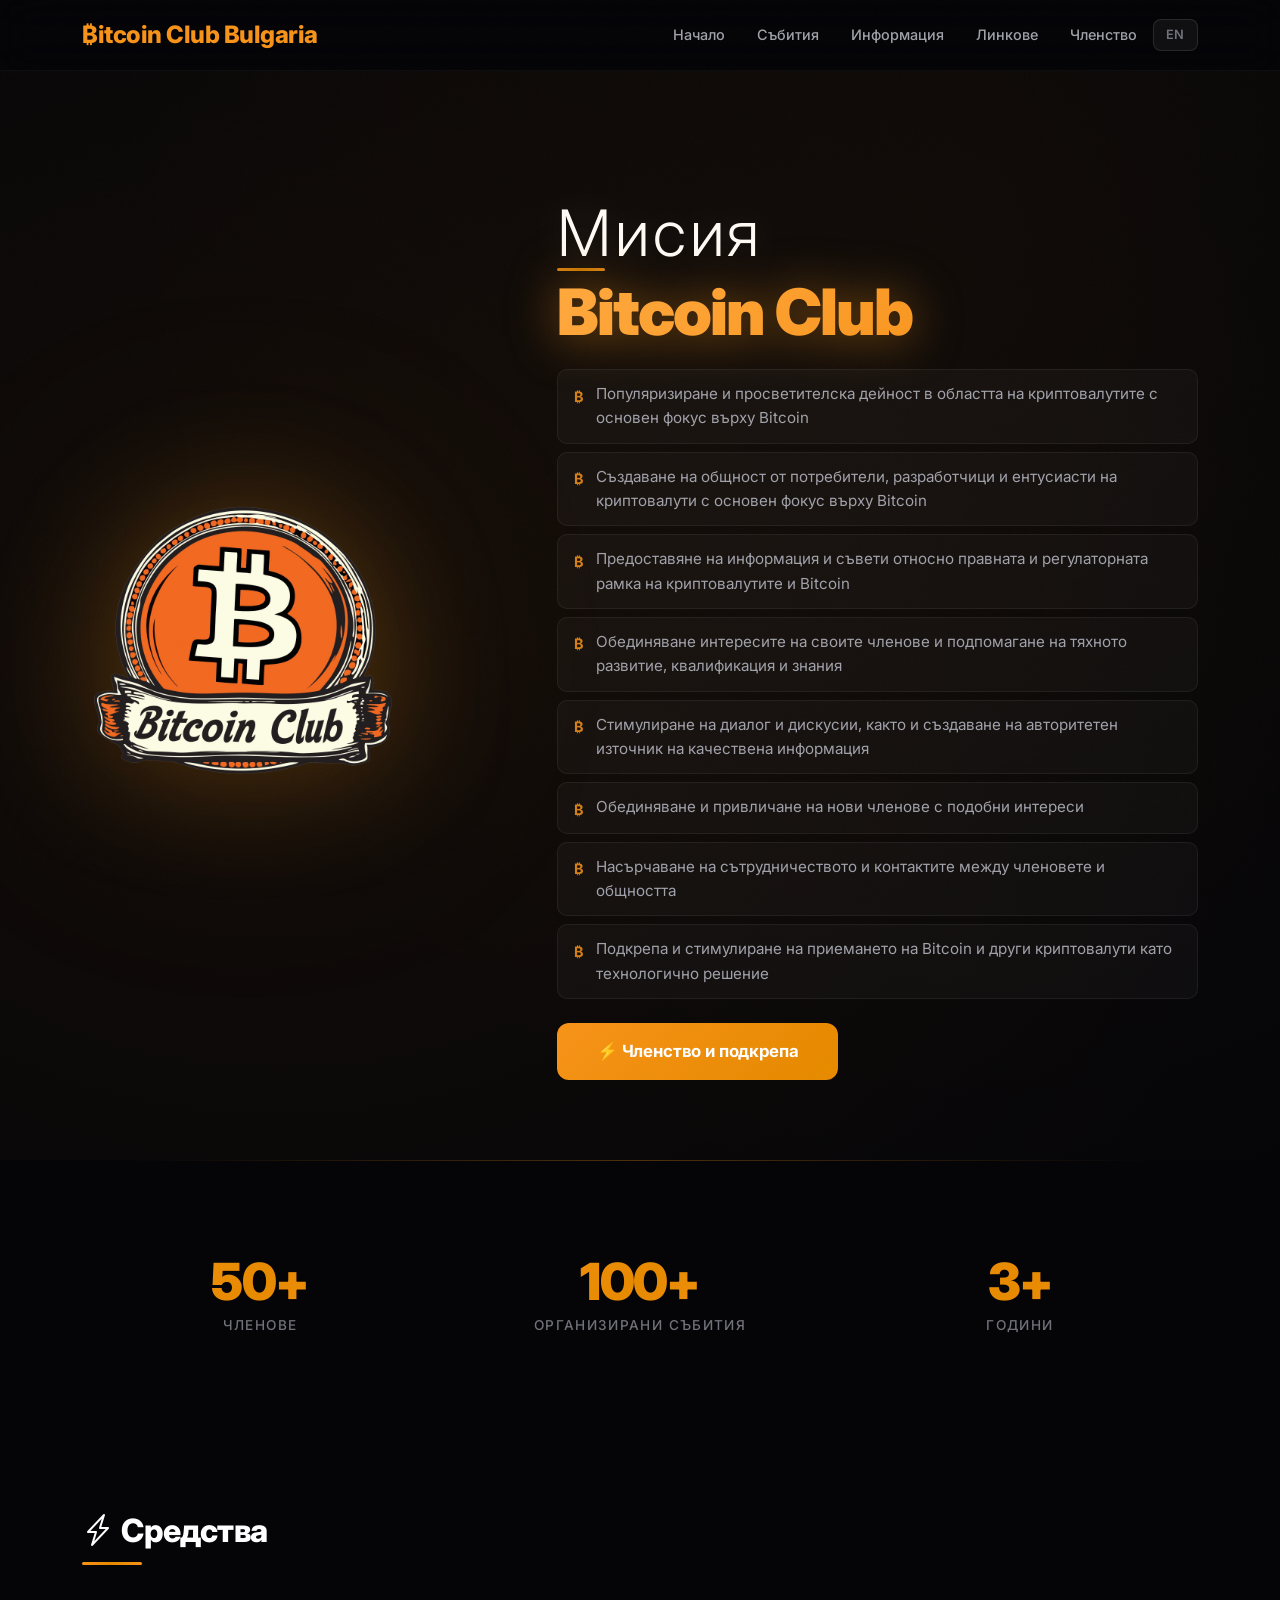
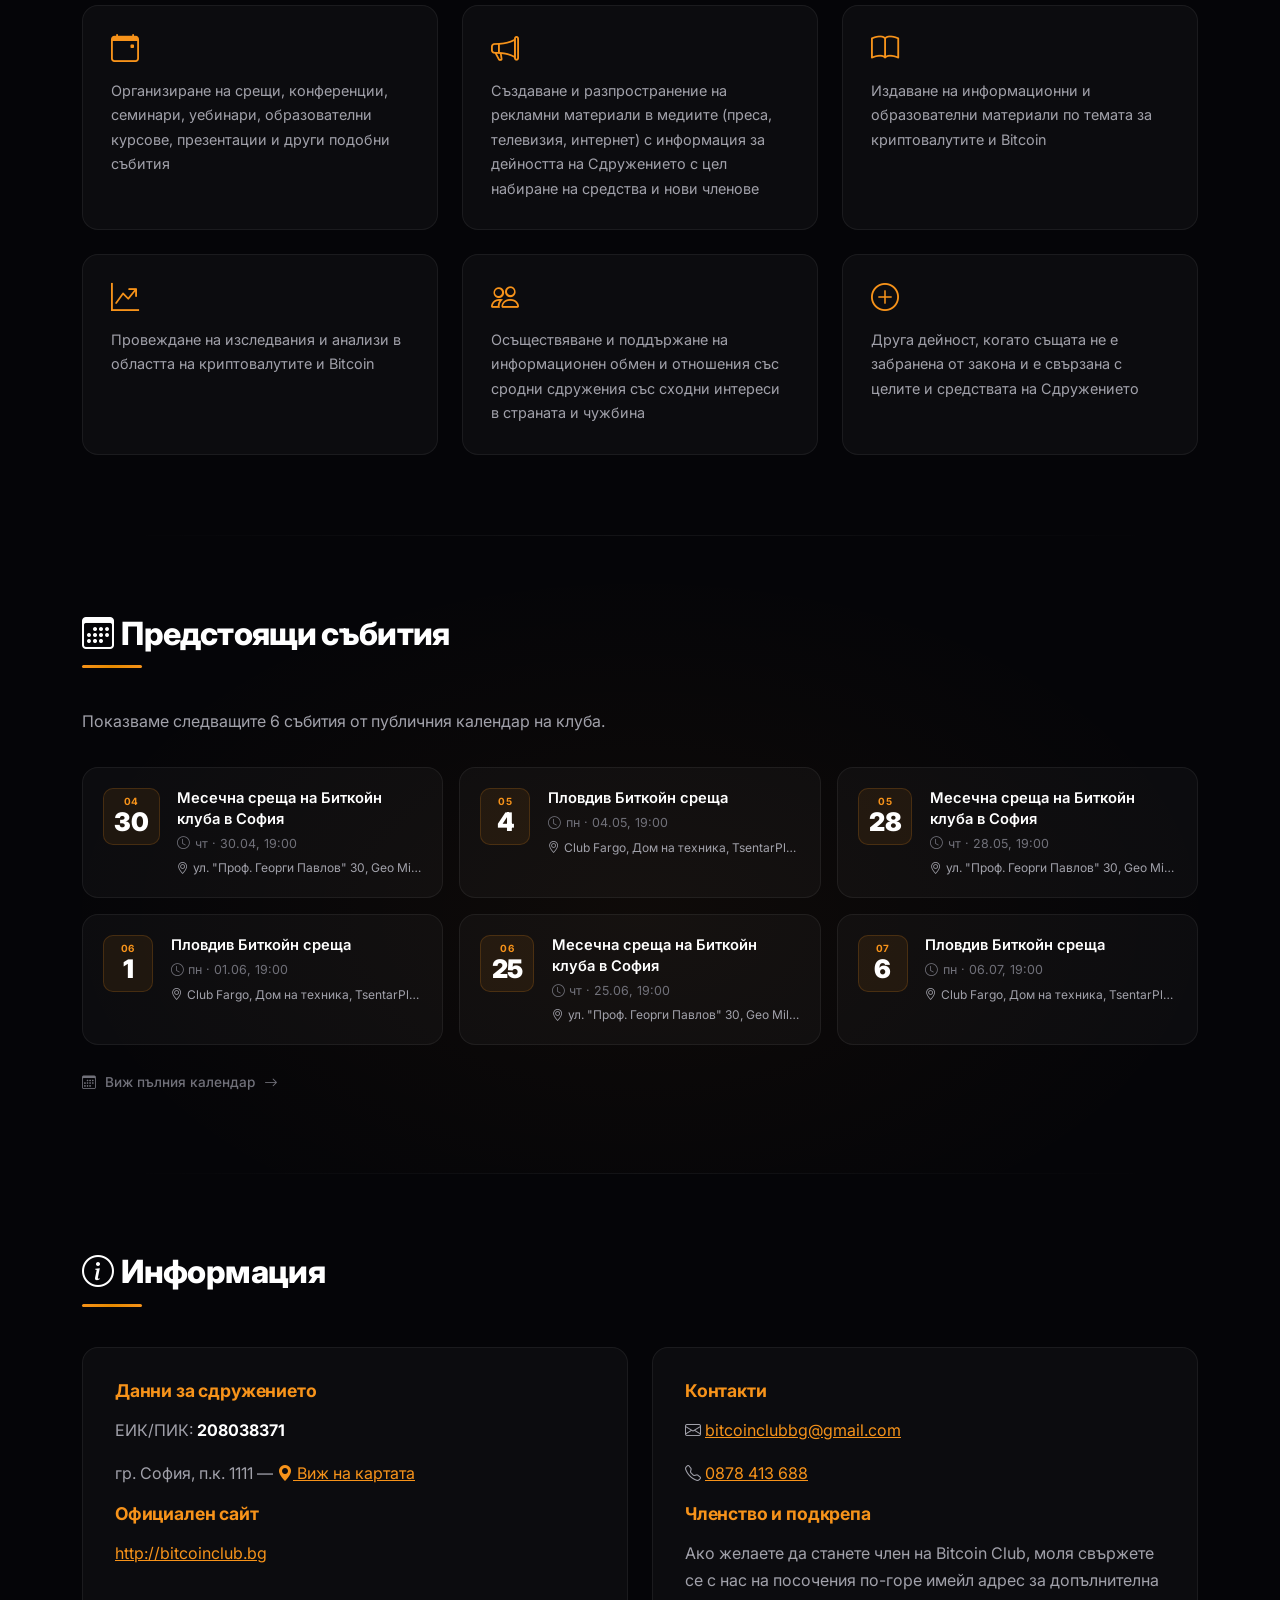
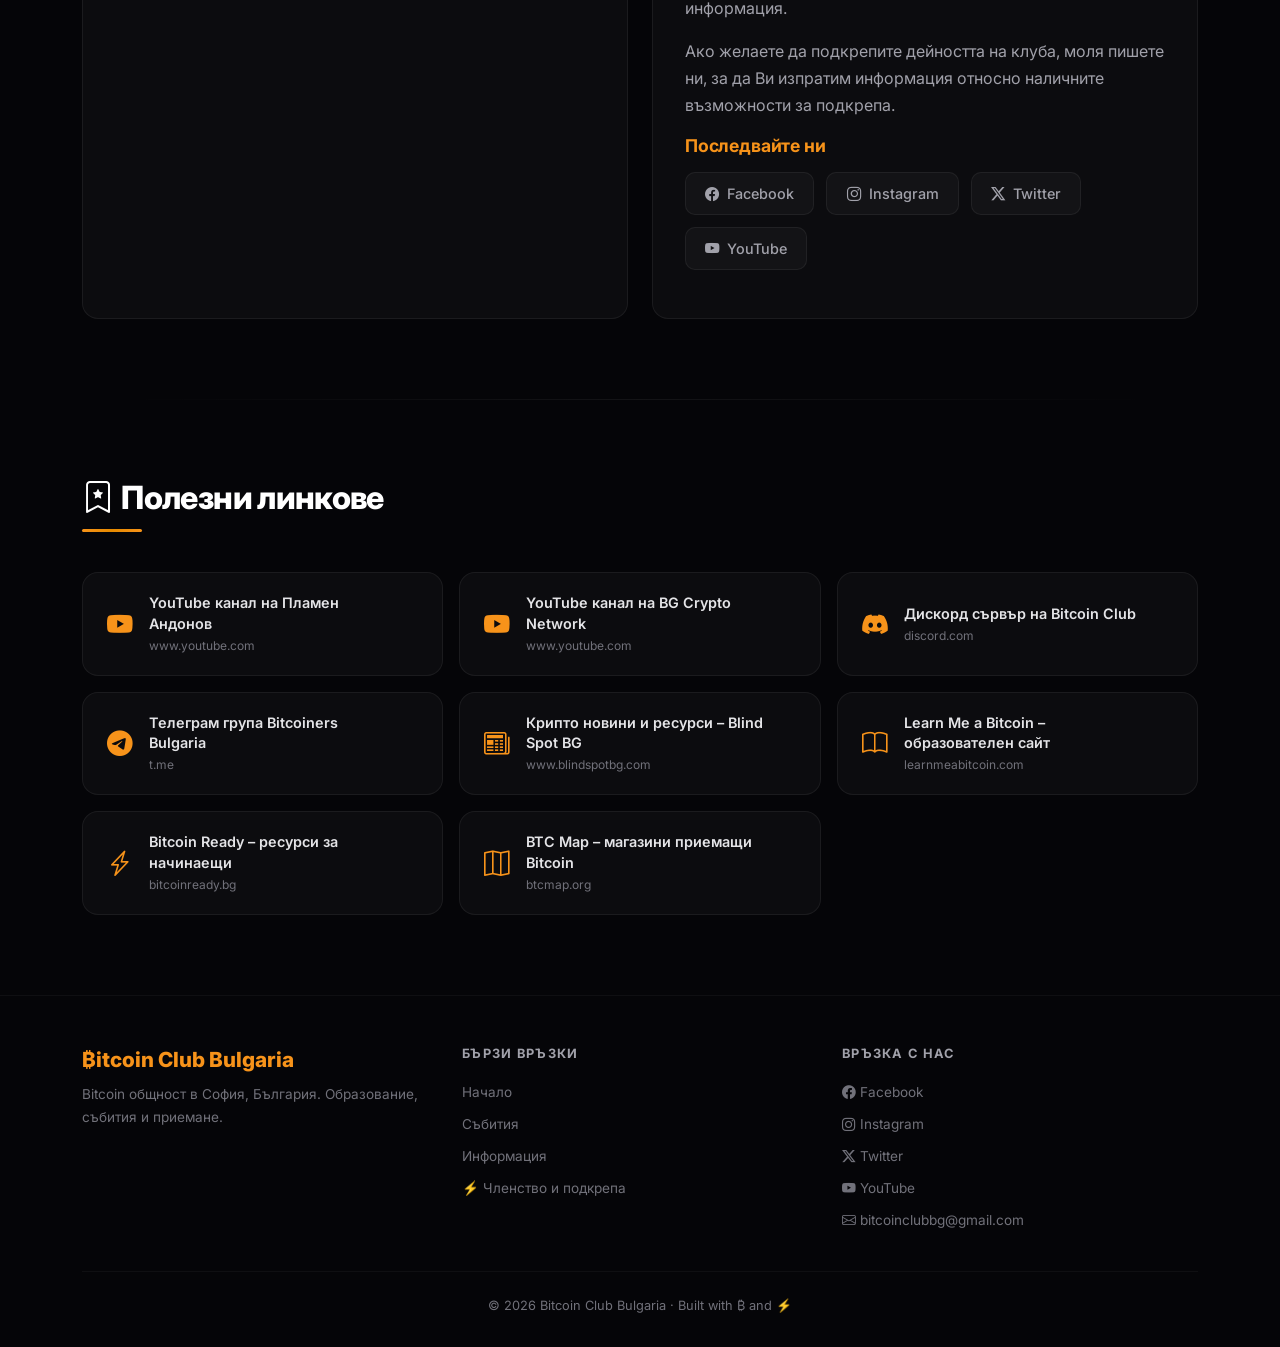
<file: docs/index.html>
<!DOCTYPE html>
<html lang="bg" style="scroll-behavior: smooth;">
<head>
    <meta charset="utf-8" />
    <meta name="viewport" content="width=device-width, initial-scale=1.0" />
    <script async src="https://www.googletagmanager.com/gtag/js?id=AW-18109435335"></script>
    <script>
        window.dataLayer = window.dataLayer || [];
        function gtag(){dataLayer.push(arguments);}
        gtag('js', new Date());
        gtag('config', 'AW-18109435335');
    </script>
    <title>Bitcoin Club Sofia — Landing Page</title>
    <link rel="preconnect" href="https://fonts.googleapis.com" />
    <link rel="preconnect" href="https://fonts.gstatic.com" crossorigin />
    <link href="https://fonts.googleapis.com/css2?family=Inter:wght@300;400;500;600;700;800;900&display=swap" rel="stylesheet" />
    <link rel="icon" type="image/x-icon" href="./favicon.ico" />
    <link href="https://cdn.jsdelivr.net/npm/bootstrap@5.3.3/dist/css/bootstrap.min.css" rel="stylesheet" />
    <link rel="stylesheet" href="https://cdn.jsdelivr.net/npm/bootstrap-icons@1.11.3/font/bootstrap-icons.min.css" />
    <style>

html { font-size: 14px; scroll-behavior: smooth; }
@media (min-width: 768px) { html { font-size: 16px; } }
html, body {
  background-color: #050508;
  color: #e4e4e7;
  font-family: 'Inter', -apple-system, BlinkMacSystemFont, 'Segoe UI', sans-serif;
}
a { color: #f7931a; transition: color 0.2s; }
a:hover { color: #ffa940; }
.bc-calendar-wrap { border-radius: 16px; overflow: hidden; border: 1px solid rgba(255,255,255,0.06); box-shadow: 0 4px 40px rgba(0,0,0,0.2); }
.bc-calendar-note { color: #a1a1aa; line-height: 1.7; max-width: 720px; }
body::after {
  content: ''; position: fixed; inset: 0;
  background-image: url("data:image/svg+xml,%3Csvg viewBox='0 0 256 256' xmlns='http://www.w3.org/2000/svg'%3E%3Cfilter id='noise'%3E%3CfeTurbulence type='fractalNoise' baseFrequency='0.9' numOctaves='4' stitchTiles='stitch'/%3E%3C/filter%3E%3Crect width='100%25' height='100%25' filter='url(%23noise)' opacity='0.015'/%3E%3C/svg%3E");
  pointer-events: none; z-index: 9999; opacity: 0.4;
}

/* Landing Page — Bitcoin Club Sofia | Modern Redesign */

@import url('https://fonts.googleapis.com/css2?family=Inter:wght@300;400;500;600;700;800;900&display=swap');

:root {
  --btc-orange: #f7931a;
  --btc-orange-light: #ffa940;
  --btc-dark: #0a0a0f;
  --btc-darker: #050508;
  --btc-card: rgba(255, 255, 255, 0.03);
  --btc-card-border: rgba(255, 255, 255, 0.06);
  --btc-card-hover: rgba(255, 255, 255, 0.05);
  --btc-accent: #f7931a;
  --btc-text: #e4e4e7;
  --btc-text-secondary: #a1a1aa;
  --btc-muted: #71717a;
  --btc-glow: rgba(247, 147, 26, 0.15);
  --btc-gradient: linear-gradient(135deg, #f7931a 0%, #e68a00 50%, #f7931a 100%);
  --radius: 16px;
  --transition: 0.3s cubic-bezier(0.4, 0, 0.2, 1);
}

* {
  font-family: 'Inter', -apple-system, BlinkMacSystemFont, 'Segoe UI', sans-serif;
}

html {
  scroll-behavior: smooth;
}

body {
  background-color: var(--btc-darker);
  color: var(--btc-text);
  overflow-x: hidden;
}

/* ═══════════════════════════════════════
   NAVBAR
   ═══════════════════════════════════════ */

.bc-navbar {
  background: rgba(5, 5, 8, 0.6);
  backdrop-filter: blur(20px) saturate(180%);
  -webkit-backdrop-filter: blur(20px) saturate(180%);
  border-bottom: 1px solid rgba(255, 255, 255, 0.04);
  padding: 0.75rem 0;
  transition: all var(--transition);
  z-index: 1000;
}

.bc-navbar.scrolled {
  background: rgba(5, 5, 8, 0.9);
  border-bottom-color: rgba(247, 147, 26, 0.1);
  box-shadow: 0 4px 30px rgba(0, 0, 0, 0.3);
}

.bc-navbar .navbar-brand {
  font-weight: 800;
  color: var(--btc-orange) !important;
  font-size: 1.5rem;
  letter-spacing: -0.02em;
  transition: opacity var(--transition);
}

.bc-navbar .navbar-brand:hover {
  opacity: 0.8;
}

.bc-navbar .nav-link {
  color: var(--btc-text-secondary) !important;
  font-weight: 500;
  font-size: 0.9rem;
  padding: 0.5rem 1rem !important;
  transition: color var(--transition);
  position: relative;
}

.bc-navbar .nav-link::after {
  content: '';
  position: absolute;
  bottom: 0;
  left: 50%;
  width: 0;
  height: 2px;
  background: var(--btc-orange);
  transition: all var(--transition);
  transform: translateX(-50%);
  border-radius: 1px;
}

.bc-navbar .nav-link:hover {
  color: #fff !important;
}

.bc-navbar .nav-link:hover::after {
  width: 60%;
}

.bc-lang-button {
  color: var(--btc-muted);
  background: rgba(255, 255, 255, 0.05);
  border: 1px solid rgba(255, 255, 255, 0.1);
  border-radius: 8px;
  padding: 0.35rem 0.75rem;
  font-size: 0.8rem;
  font-weight: 600;
  letter-spacing: 0.05em;
  transition: all var(--transition);
}

.bc-lang-button:hover {
  border-color: var(--btc-orange);
  color: var(--btc-orange);
  background: rgba(247, 147, 26, 0.05);
}

.navbar-toggler {
  border: 1px solid rgba(255, 255, 255, 0.1);
  padding: 0.4rem 0.6rem;
}

.navbar-toggler-icon {
  filter: invert(1);
}

/* ═══════════════════════════════════════
   HERO SECTION
   ═══════════════════════════════════════ */

.bc-hero {
  padding: 8rem 0 5rem;
  position: relative;
  overflow: hidden;
  min-height: 80vh;
  display: flex;
  align-items: center;
}

.bc-hero::before {
  content: '';
  position: absolute;
  top: -50%;
  left: -20%;
  width: 140%;
  height: 200%;
  background: radial-gradient(ellipse at 30% 50%, rgba(247, 147, 26, 0.06) 0%, transparent 60%),
              radial-gradient(ellipse at 70% 30%, rgba(247, 147, 26, 0.04) 0%, transparent 50%);
  pointer-events: none;
  animation: heroGlow 8s ease-in-out infinite alternate;
}

@keyframes heroGlow {
  0% { opacity: 0.6; transform: scale(1); }
  100% { opacity: 1; transform: scale(1.05); }
}

.bc-hero h1 {
  font-size: clamp(2.5rem, 5vw, 4rem);
  font-weight: 900;
  color: #fff;
  line-height: 1.05;
  letter-spacing: -0.03em;
  margin-bottom: 1.5rem;
  display: flex;
  flex-direction: column;
  gap: 0.1rem;
}

.bc-hero h1 .bc-title-top {
  display: block;
  font-weight: 300;
  letter-spacing: 0.06em;
  text-shadow: 0 0 40px rgba(255,255,255,0.15);
}

.bc-hero h1 .bc-highlight {
  display: block;
  background: linear-gradient(135deg, #ffa940 0%, #f7931a 40%, #e8820a 70%, #ffa940 100%);
  background-size: 200% auto;
  -webkit-background-clip: text;
  -webkit-text-fill-color: transparent;
  background-clip: text;
  animation: shimmer 3s ease-in-out infinite;
  filter: drop-shadow(0 2px 24px rgba(247, 147, 26, 0.5));
  position: relative;
}

.bc-hero h1 .bc-highlight::before {
  content: '';
  display: block;
  width: 3rem;
  height: 3px;
  background: var(--btc-gradient);
  border-radius: 2px;
  margin-bottom: 0.45rem;
  opacity: 0.85;
}

@keyframes shimmer {
  0%, 100% { background-position: 0% center; }
  50% { background-position: 200% center; }
}

.bc-hero-img {
  max-width: 320px;
  filter: drop-shadow(0 0 60px rgba(247, 147, 26, 0.25))
          drop-shadow(0 0 120px rgba(247, 147, 26, 0.1));
  animation: float 6s ease-in-out infinite;
}

@keyframes float {
  0%, 100% { transform: translateY(0); }
  50% { transform: translateY(-15px); }
}

/* Goal list in hero */
.bc-goals {
  list-style: none;
  padding: 0;
  margin: 0;
  display: flex;
  flex-direction: column;
  gap: 0.5rem;
}

.bc-goals li {
  padding: 0.75rem 1rem;
  position: relative;
  line-height: 1.6;
  color: var(--btc-text-secondary);
  font-size: 0.95rem;
  background: var(--btc-card);
  border: 1px solid var(--btc-card-border);
  border-radius: 10px;
  display: flex;
  align-items: flex-start;
  gap: 0.75rem;
  transition: all var(--transition);
}

.bc-goals li::before {
  content: '₿';
  color: var(--btc-orange);
  font-weight: 700;
  font-size: 0.9rem;
  flex-shrink: 0;
  margin-top: 0.15rem;
  opacity: 0.85;
  transition: opacity var(--transition);
}

.bc-goals li:hover {
  background: var(--btc-card-hover);
  border-color: rgba(247, 147, 26, 0.15);
  color: var(--btc-text);
  transform: translateX(4px);
}

.bc-goals li:hover::before {
  opacity: 1;
}

/* CTA Button */
.bc-cta {
  background: var(--btc-gradient);
  background-size: 200% auto;
  color: #fff;
  border: none;
  padding: 1rem 2.5rem;
  font-size: 1.05rem;
  font-weight: 700;
  border-radius: 12px;
  text-decoration: none;
  display: inline-flex;
  align-items: center;
  gap: 0.5rem;
  transition: all var(--transition);
  position: relative;
  overflow: hidden;
  letter-spacing: -0.01em;
}

.bc-cta::before {
  content: '';
  position: absolute;
  inset: 0;
  background: linear-gradient(rgba(255,255,255,0.15), transparent);
  opacity: 0;
  transition: opacity var(--transition);
}

.bc-cta:hover {
  transform: translateY(-3px);
  box-shadow: 0 8px 30px rgba(247, 147, 26, 0.35),
              0 0 60px rgba(247, 147, 26, 0.1);
  color: #fff;
  background-position: right center;
}

.bc-cta:hover::before {
  opacity: 1;
}

/* ═══════════════════════════════════════
   STATS SECTION
   ═══════════════════════════════════════ */

.bc-stats {
  padding: 4rem 0;
  position: relative;
}

.bc-stats::before {
  content: '';
  position: absolute;
  top: 0;
  left: 10%;
  right: 10%;
  height: 1px;
  background: linear-gradient(90deg, transparent, rgba(247, 147, 26, 0.3), transparent);
}

.bc-stat-item {
  text-align: center;
  padding: 2rem 1rem;
}

.bc-stat-number {
  font-size: clamp(2.5rem, 4vw, 3.5rem);
  font-weight: 900;
  background: var(--btc-gradient);
  -webkit-background-clip: text;
  -webkit-text-fill-color: transparent;
  background-clip: text;
  line-height: 1;
  margin-bottom: 0.5rem;
  letter-spacing: -0.03em;
}

.bc-stat-label {
  font-size: 0.85rem;
  color: var(--btc-muted);
  font-weight: 500;
  text-transform: uppercase;
  letter-spacing: 0.1em;
}

/* ═══════════════════════════════════════
   SECTIONS (general)
   ═══════════════════════════════════════ */

.bc-section {
  padding: 5rem 0;
  position: relative;
}

.bc-section + .bc-section::before {
  content: '';
  position: absolute;
  top: 0;
  left: 10%;
  right: 10%;
  height: 1px;
  background: linear-gradient(90deg, transparent, rgba(255, 255, 255, 0.06), transparent);
}

.bc-section-title {
  font-size: clamp(1.5rem, 3vw, 2rem);
  font-weight: 800;
  color: #fff;
  margin-bottom: 2.5rem;
  letter-spacing: -0.02em;
  position: relative;
  display: inline-block;
}

.bc-section-title::after {
  content: '';
  display: block;
  width: 60px;
  height: 3px;
  background: var(--btc-gradient);
  border-radius: 2px;
  margin-top: 0.75rem;
}

/* ═══════════════════════════════════════
   CARDS (glassmorphism)
   ═══════════════════════════════════════ */

.bc-card {
  background: var(--btc-card);
  border: 1px solid var(--btc-card-border);
  border-radius: var(--radius);
  padding: 2rem;
  transition: all var(--transition);
  position: relative;
  overflow: hidden;
}

.bc-card::before {
  content: '';
  position: absolute;
  inset: 0;
  border-radius: var(--radius);
  padding: 1px;
  background: linear-gradient(135deg, rgba(247, 147, 26, 0), rgba(247, 147, 26, 0.1), rgba(247, 147, 26, 0));
  -webkit-mask: linear-gradient(#fff 0 0) content-box, linear-gradient(#fff 0 0);
  mask: linear-gradient(#fff 0 0) content-box, linear-gradient(#fff 0 0);
  -webkit-mask-composite: xor;
  mask-composite: exclude;
  opacity: 0;
  transition: opacity var(--transition);
  pointer-events: none;
}

.bc-card:hover {
  background: var(--btc-card-hover);
  border-color: rgba(247, 147, 26, 0.12);
  transform: translateY(-2px);
  box-shadow: 0 8px 40px rgba(0, 0, 0, 0.2);
}

.bc-card:hover::before {
  opacity: 1;
}

.bc-card h5 {
  color: var(--btc-orange);
  font-weight: 700;
  font-size: 1.1rem;
  letter-spacing: -0.01em;
  margin-bottom: 1rem;
}

.bc-card p {
  color: var(--btc-text-secondary);
  line-height: 1.7;
}

/* ═══════════════════════════════════════
   MEANS GRID CARDS
   ═══════════════════════════════════════ */

.bc-means-card {
  background: var(--btc-card);
  border: 1px solid var(--btc-card-border);
  border-radius: var(--radius);
  padding: 1.75rem;
  height: 100%;
  display: flex;
  flex-direction: column;
  gap: 1rem;
  transition: all var(--transition);
  position: relative;
  overflow: hidden;
}

.bc-means-card::before {
  content: '';
  position: absolute;
  inset: 0;
  border-radius: var(--radius);
  padding: 1px;
  background: linear-gradient(135deg, rgba(247, 147, 26, 0), rgba(247, 147, 26, 0.1), rgba(247, 147, 26, 0));
  -webkit-mask: linear-gradient(#fff 0 0) content-box, linear-gradient(#fff 0 0);
  mask: linear-gradient(#fff 0 0) content-box, linear-gradient(#fff 0 0);
  -webkit-mask-composite: xor;
  mask-composite: exclude;
  opacity: 0;
  transition: opacity var(--transition);
}

.bc-means-card:hover {
  background: var(--btc-card-hover);
  border-color: rgba(247, 147, 26, 0.12);
  transform: translateY(-3px);
  box-shadow: 0 8px 40px rgba(0, 0, 0, 0.2);
}

.bc-means-card:hover::before {
  opacity: 1;
}

.bc-means-icon {
  font-size: 1.75rem;
  color: var(--btc-orange);
  line-height: 1;
}

.bc-means-text {
  color: var(--btc-text-secondary);
  font-size: 0.9rem;
  line-height: 1.7;
  margin: 0;
}

/* ═══════════════════════════════════════
   EVENTS
   ═══════════════════════════════════════ */

.bc-section--calendar {
  background: radial-gradient(ellipse at 50% 60%, rgba(247, 147, 26, 0.04) 0%, transparent 65%);
}

.bc-event-card {
  display: flex;
  gap: 1.1rem;
  align-items: flex-start;
  background: var(--btc-card);
  border: 1px solid var(--btc-card-border);
  border-radius: var(--radius);
  padding: 1.25rem;
  height: 100%;
  transition: all var(--transition);
  position: relative;
  overflow: hidden;
}

.bc-event-card::before {
  content: '';
  position: absolute;
  inset: 0;
  background: linear-gradient(135deg, rgba(247, 147, 26, 0.04) 0%, transparent 60%);
  opacity: 0;
  transition: opacity var(--transition);
  pointer-events: none;
}

.bc-event-card:hover {
  background: var(--btc-card-hover);
  border-color: rgba(247, 147, 26, 0.15);
  transform: translateY(-2px);
  box-shadow: 0 8px 30px rgba(0, 0, 0, 0.2);
}

.bc-event-card:hover::before {
  opacity: 1;
}

.bc-event-date {
  display: flex;
  flex-direction: column;
  align-items: center;
  justify-content: center;
  background: rgba(247, 147, 26, 0.08);
  border: 1px solid rgba(247, 147, 26, 0.18);
  border-radius: 10px;
  padding: 0.5rem 0.65rem;
  min-width: 50px;
  flex-shrink: 0;
  gap: 0.05rem;
}

.bc-event-month {
  font-size: 0.62rem;
  font-weight: 700;
  color: var(--btc-orange);
  text-transform: uppercase;
  letter-spacing: 0.06em;
  line-height: 1;
}

.bc-event-day {
  font-size: 1.6rem;
  font-weight: 900;
  color: #fff;
  line-height: 1.1;
  letter-spacing: -0.02em;
}

.bc-event-body {
  flex: 1;
  min-width: 0;
  display: flex;
  flex-direction: column;
  gap: 0.35rem;
}

.bc-event-title {
  font-size: 0.92rem;
  font-weight: 600;
  color: #fff;
  line-height: 1.4;
}

.bc-event-meta {
  display: flex;
  align-items: center;
  gap: 0.35rem;
  font-size: 0.78rem;
  color: var(--btc-muted);
}

.bc-event-location {
  font-size: 0.75rem;
  color: var(--btc-text-secondary);
  white-space: nowrap;
  overflow: hidden;
  text-overflow: ellipsis;
}

.bc-event-empty {
  text-align: center;
  padding: 3rem 1rem;
  color: var(--btc-muted);
}

.bc-event-empty-icon {
  font-size: 2.5rem;
  display: block;
  margin-bottom: 1rem;
  opacity: 0.35;
}

.bc-calendar-link {
  display: inline-flex;
  align-items: center;
  gap: 0.3rem;
  color: var(--btc-muted);
  font-size: 0.85rem;
  font-weight: 500;
  text-decoration: none;
  transition: color var(--transition);
}

.bc-calendar-link:hover {
  color: var(--btc-orange);
}

/* ═══════════════════════════════════════
   SOCIAL LINKS
   ═══════════════════════════════════════ */

.bc-social-links {
  display: flex;
  flex-wrap: wrap;
  gap: 0.75rem;
  list-style: none;
  padding: 0;
}

.bc-social-links a {
  display: inline-flex;
  align-items: center;
  gap: 0.5rem;
  padding: 0.6rem 1.2rem;
  background: var(--btc-card);
  border: 1px solid var(--btc-card-border);
  border-radius: 10px;
  color: var(--btc-text-secondary);
  text-decoration: none;
  font-size: 0.9rem;
  font-weight: 500;
  transition: all var(--transition);
}

.bc-social-links a:hover {
  border-color: var(--btc-orange);
  color: var(--btc-orange);
  background: rgba(247, 147, 26, 0.05);
  transform: translateY(-2px);
  box-shadow: 0 4px 20px rgba(247, 147, 26, 0.1);
}

/* ═══════════════════════════════════════
   USEFUL LINKS — ICON CARDS
   ═══════════════════════════════════════ */

.bc-link-card {
  display: flex;
  align-items: center;
  gap: 1rem;
  padding: 1.25rem 1.5rem;
  background: var(--btc-card);
  border: 1px solid var(--btc-card-border);
  border-radius: var(--radius);
  text-decoration: none;
  color: var(--btc-text);
  height: 100%;
  position: relative;
  overflow: hidden;
  transition: all var(--transition);
}

.bc-link-card::before {
  content: '';
  position: absolute;
  inset: 0;
  background: linear-gradient(135deg, rgba(247, 147, 26, 0.04) 0%, transparent 60%);
  opacity: 0;
  transition: opacity var(--transition);
  pointer-events: none;
}

.bc-link-card:hover {
  border-color: rgba(247, 147, 26, 0.25);
  background: var(--btc-card-hover);
  transform: translateY(-3px);
  box-shadow: 0 8px 30px rgba(0, 0, 0, 0.25);
  color: var(--btc-text);
}

.bc-link-card:hover::before {
  opacity: 1;
}

.bc-link-card-icon {
  font-size: 1.6rem;
  color: var(--btc-orange);
  flex-shrink: 0;
  line-height: 1;
  transition: transform var(--transition);
}

.bc-link-card:hover .bc-link-card-icon {
  transform: scale(1.1);
}

.bc-link-card-body {
  flex: 1;
  min-width: 0;
  display: flex;
  flex-direction: column;
  gap: 0.2rem;
}

.bc-link-card-label {
  font-size: 0.9rem;
  font-weight: 600;
  color: var(--btc-text);
  line-height: 1.4;
}

.bc-link-card-host {
  font-size: 0.75rem;
  color: var(--btc-muted);
  white-space: nowrap;
  overflow: hidden;
  text-overflow: ellipsis;
}

.bc-link-card-arrow {
  font-size: 0.9rem;
  color: var(--btc-muted);
  flex-shrink: 0;
  opacity: 0;
  transition: all var(--transition);
}

.bc-link-card:hover .bc-link-card-arrow {
  opacity: 1;
  color: var(--btc-orange);
  transform: translate(2px, -2px);
}

/* ═══════════════════════════════════════
   FOOTER
   ═══════════════════════════════════════ */

.bc-footer {
  background: var(--btc-darker);
  border-top: 1px solid rgba(255, 255, 255, 0.04);
  padding: 3rem 0 2rem;
}

.bc-footer-brand {
  font-weight: 800;
  font-size: 1.3rem;
  color: var(--btc-orange);
  margin-bottom: 0.5rem;
}

.bc-footer-text {
  color: var(--btc-muted);
  font-size: 0.85rem;
  line-height: 1.7;
}

.bc-footer-title {
  font-weight: 700;
  font-size: 0.8rem;
  text-transform: uppercase;
  letter-spacing: 0.1em;
  color: var(--btc-text-secondary);
  margin-bottom: 1rem;
}

.bc-footer-links {
  list-style: none;
  padding: 0;
  margin: 0;
}

.bc-footer-links li {
  margin-bottom: 0.5rem;
}

.bc-footer-links a {
  color: var(--btc-muted);
  text-decoration: none;
  font-size: 0.85rem;
  transition: color var(--transition);
}

.bc-footer-links a:hover {
  color: var(--btc-orange);
}

.bc-footer-bottom {
  border-top: 1px solid rgba(255, 255, 255, 0.04);
  padding-top: 1.5rem;
  margin-top: 2rem;
  text-align: center;
  color: var(--btc-muted);
  font-size: 0.8rem;
}

/* ═══════════════════════════════════════
   RESPONSIVE
   ═══════════════════════════════════════ */

@media (max-width: 768px) {
  .bc-hero {
    padding: 6rem 0 3rem;
    min-height: auto;
  }

  .bc-hero-img {
    max-width: 200px;
    margin-bottom: 2rem;
  }

  .bc-section {
    padding: 3rem 0;
  }

  .bc-stat-item {
    padding: 1rem;
  }

  .bc-card {
    padding: 1.5rem;
  }
}

@media (max-width: 576px) {
  .bc-hero h1 {
    font-size: 2rem;
  }

  .bc-cta {
    width: 100%;
    justify-content: center;
  }
}

/* ═══════════════════════════════════════
   UTILITY / NOISE TEXTURE
   ═══════════════════════════════════════ */

body::after {
  content: '';
  position: fixed;
  inset: 0;
  background-image: url("data:image/svg+xml,%3Csvg viewBox='0 0 256 256' xmlns='http://www.w3.org/2000/svg'%3E%3Cfilter id='noise'%3E%3CfeTurbulence type='fractalNoise' baseFrequency='0.9' numOctaves='4' stitchTiles='stitch'/%3E%3C/filter%3E%3Crect width='100%25' height='100%25' filter='url(%23noise)' opacity='0.015'/%3E%3C/svg%3E");
  pointer-events: none;
  z-index: 9999;
  opacity: 0.4;
}

    </style>
</head>
<body>
<nav class="navbar navbar-expand-lg bc-navbar sticky-top" id="mainNav">
    <div class="container">
        <a class="navbar-brand" href="#home">₿itcoin Club Bulgaria</a>
        <button class="navbar-toggler" type="button" data-bs-toggle="collapse" data-bs-target="#navbarSupportedContent" aria-controls="navbarSupportedContent" aria-expanded="false" aria-label="Toggle navigation">
            <span class="navbar-toggler-icon"></span>
        </button>
        <div class="collapse navbar-collapse justify-content-end" id="navbarSupportedContent">
            <ul class="navbar-nav mb-2 mb-lg-0">
                <li class="nav-item"><a class="nav-link" href="#home">Начало</a></li>
                <li class="nav-item"><a class="nav-link" href="#calendar">Събития</a></li>
                <li class="nav-item"><a class="nav-link" href="#info">Информация</a></li>
                <li class="nav-item"><a class="nav-link" href="#links">Линкове</a></li>
                <li class="nav-item"><a class="nav-link" href="mailto:bitcoinclubbg@gmail.com?subject=Запитване%20за%20членство">Членство</a></li>
            </ul>
            <div class="d-flex align-items-center">
                <a class="btn btn-sm bc-lang-button" href="./en.html">EN</a>
            </div>
        </div>
    </div>
</nav>
<section class="bc-hero" id="home">
    <div class="container">
        <div class="row align-items-center">
            <div class="col-12 col-md-5 text-center text-md-start mb-4 mb-md-0">
                <img src="./assets/btclogo.png" class="bc-hero-img img-fluid" alt="Bitcoin Club logo" />
            </div>
            <div class="col-12 col-md-7">
                <h1>
                    <span class="bc-title-top">Мисия</span>
                    <span class="bc-highlight">Bitcoin Club</span>
                </h1>
                <ul class="bc-goals mt-4"><li>Популяризиране и просветителска дейност в областта на криптовалутите с основен фокус върху Bitcoin</li>
<li>Създаване на общност от потребители, разработчици и ентусиасти на криптовалути с основен фокус върху Bitcoin</li>
<li>Предоставяне на информация и съвети относно правната и регулаторната рамка на криптовалутите и Bitcoin</li>
<li>Обединяване интересите на своите членове и подпомагане на тяхното развитие, квалификация и знания</li>
<li>Стимулиране на диалог и дискусии, както и създаване на авторитетен източник на качествена информация</li>
<li>Обединяване и привличане на нови членове с подобни интереси</li>
<li>Насърчаване на сътрудничеството и контактите между членовете и общността</li>
<li>Подкрепа и стимулиране на приемането на Bitcoin и други криптовалути като технологично решение</li></ul>
                <a href="mailto:bitcoinclubbg@gmail.com?subject=Запитване%20за%20членство" class="bc-cta mt-4">⚡ Членство и подкрепа</a>
            </div>
        </div>
    </div>
</section>
<section class="bc-stats">
    <div class="container">
        <div class="row">
            <div class="col-4"><div class="bc-stat-item"><div class="bc-stat-number">50+</div><div class="bc-stat-label">Членове</div></div></div>
            <div class="col-4"><div class="bc-stat-item"><div class="bc-stat-number">100+</div><div class="bc-stat-label">Организирани събития</div></div></div>
            <div class="col-4"><div class="bc-stat-item"><div class="bc-stat-number">3+</div><div class="bc-stat-label">Години</div></div></div>
        </div>
    </div>
</section>
<section class="bc-section">
    <div class="container">
        <h2 class="bc-section-title"><i class="bi bi-lightning-charge me-2"></i>Средства</h2>
        <div class="row g-4"><div class="col-md-4 col-sm-6">
                    <div class="bc-means-card">
                        <i class="bi bi-calendar-event bc-means-icon"></i>
                        <p class="bc-means-text">Организиране на срещи, конференции, семинари, уебинари, образователни курсове, презентации и други подобни събития</p>
                    </div>
                </div>
<div class="col-md-4 col-sm-6">
                    <div class="bc-means-card">
                        <i class="bi bi-megaphone bc-means-icon"></i>
                        <p class="bc-means-text">Създаване и разпространение на рекламни материали в медиите (преса, телевизия, интернет) с информация за дейността на Сдружението с цел набиране на средства и нови членове</p>
                    </div>
                </div>
<div class="col-md-4 col-sm-6">
                    <div class="bc-means-card">
                        <i class="bi bi-book bc-means-icon"></i>
                        <p class="bc-means-text">Издаване на информационни и образователни материали по темата за криптовалутите и Bitcoin</p>
                    </div>
                </div>
<div class="col-md-4 col-sm-6">
                    <div class="bc-means-card">
                        <i class="bi bi-graph-up-arrow bc-means-icon"></i>
                        <p class="bc-means-text">Провеждане на изследвания и анализи в областта на криптовалутите и Bitcoin</p>
                    </div>
                </div>
<div class="col-md-4 col-sm-6">
                    <div class="bc-means-card">
                        <i class="bi bi-people bc-means-icon"></i>
                        <p class="bc-means-text">Осъществяване и поддържане на информационен обмен и отношения със сродни сдружения със сходни интереси в страната и чужбина</p>
                    </div>
                </div>
<div class="col-md-4 col-sm-6">
                    <div class="bc-means-card">
                        <i class="bi bi-plus-circle bc-means-icon"></i>
                        <p class="bc-means-text">Друга дейност, когато същата не е забранена от закона и е свързана с целите и средствата на Сдружението</p>
                    </div>
                </div></div>
    </div>
</section>
<section class="bc-section bc-section--calendar" id="calendar">
    <div class="container">
        <h2 class="bc-section-title"><i class="bi bi-calendar3 me-2"></i>Предстоящи събития</h2>
        <p class="bc-calendar-note">Показваме следващите 6 събития от публичния календар на клуба.</p>
        <div class="row g-3 mt-1" data-events-feed data-lang="bg" data-empty-label="Няма предстоящи събития." data-error-label="Не успяхме да заредим събитията точно сега." data-all-day-label="Цял ден">
            <div class="col-12">
                <div class="bc-event-empty">
                    <i class="bi bi-hourglass-split bc-event-empty-icon"></i>
                    <p>Зареждаме следващите събития…</p>
                </div>
            </div>
        </div>
        <div class="mt-4">
            <a href="https://calendar.google.com/calendar/u/0?cid=ZWYxYjk0M2RkYmUwODg4OTdmYjg2ZTlkZGFjM2E1N2YzYmJjMGYzMDNjOTNmNjYwODM2OWZmMTkyNmZjOTdjY0Bncm91cC5jYWxlbmRhci5nb29nbGUuY29t" target="_blank" rel="noopener noreferrer" class="bc-calendar-link"><i class="bi bi-calendar3 me-1"></i>Виж пълния календар<i class="bi bi-arrow-right ms-1"></i></a>
        </div>
    </div>
</section>
<section class="bc-section" id="info">
    <div class="container">
        <h2 class="bc-section-title"><i class="bi bi-info-circle me-2"></i>Информация</h2>
        <div class="row g-4">
            <div class="col-md-6">
                <div class="bc-card h-100">
                    <h5>Данни за сдружението</h5>
                    <p>ЕИК/ПИК: <strong style="color: #fff;">208038371</strong></p>
                    <p>гр. София, п.к. 1111 — <a href="https://maps.app.goo.gl/t3J85eSAowYXqP7S8" target="_blank" rel="noopener noreferrer" style="color: var(--btc-orange);"><i class="bi bi-geo-alt-fill"></i> Виж на картата</a></p>
                    <h5 class="mt-3">Официален сайт</h5>
                    <p><a href="http://bitcoinclub.bg" target="_blank" rel="noopener noreferrer" style="color: var(--btc-orange);">http://bitcoinclub.bg</a></p>
                </div>
            </div>
            <div class="col-md-6">
                <div class="bc-card h-100">
                    <h5>Контакти</h5>
                    <p><i class="bi bi-envelope"></i> <a href="mailto:bitcoinclubbg@gmail.com">bitcoinclubbg@gmail.com</a></p>
                    <p><i class="bi bi-telephone"></i> <a href="tel:0878413688">0878 413 688</a></p>
                    <h5 class="mt-3">Членство и подкрепа</h5>
                    <p>Ако желаете да станете член на Bitcoin Club, моля свържете се с нас на посочения по-горе имейл адрес за допълнителна информация.</p>
                    <p>Ако желаете да подкрепите дейността на клуба, моля пишете ни, за да Ви изпратим информация относно наличните възможности за подкрепа.</p>
                    <h5 class="mt-3">Последвайте ни</h5>
                    <ul class="bc-social-links mt-2"><li><a href="https://www.facebook.com/bitcoinclubbg" target="_blank" rel="noopener noreferrer"><i class="bi bi-facebook"></i> Facebook</a></li><li><a href="https://www.instagram.com/bitcoinclubbg" target="_blank" rel="noopener noreferrer"><i class="bi bi-instagram"></i> Instagram</a></li><li><a href="https://twitter.com/bitcoinclubbg" target="_blank" rel="noopener noreferrer"><i class="bi bi-twitter-x"></i> Twitter</a></li><li><a href="https://www.youtube.com/@bitcoinclubbg" target="_blank" rel="noopener noreferrer"><i class="bi bi-youtube"></i> YouTube</a></li></ul>
                </div>
            </div>
        </div>
    </div>
</section>
<section class="bc-section" id="links">
    <div class="container">
        <h2 class="bc-section-title"><i class="bi bi-bookmark-star me-2"></i>Полезни линкове</h2>
        <div class="row g-3"><div class="col-md-6 col-lg-4">
                    <a href="https://www.youtube.com/PlamenAndonov" target="_blank" rel="noopener noreferrer" class="bc-link-card">
                        <i class="bi bi-youtube bc-link-card-icon"></i>
                        <div class="bc-link-card-body">
                            <span class="bc-link-card-label">YouTube канал на Пламен Андонов</span>
                            <span class="bc-link-card-host">www.youtube.com</span>
                        </div>
                        <i class="bi bi-arrow-up-right bc-link-card-arrow"></i>
                    </a>
                </div>
<div class="col-md-6 col-lg-4">
                    <a href="https://www.youtube.com/@bgcryptonetwork" target="_blank" rel="noopener noreferrer" class="bc-link-card">
                        <i class="bi bi-youtube bc-link-card-icon"></i>
                        <div class="bc-link-card-body">
                            <span class="bc-link-card-label">YouTube канал на BG Crypto Network</span>
                            <span class="bc-link-card-host">www.youtube.com</span>
                        </div>
                        <i class="bi bi-arrow-up-right bc-link-card-arrow"></i>
                    </a>
                </div>
<div class="col-md-6 col-lg-4">
                    <a href="https://discord.com/channels/798854534537543701/1163216416674168952" target="_blank" rel="noopener noreferrer" class="bc-link-card">
                        <i class="bi bi-discord bc-link-card-icon"></i>
                        <div class="bc-link-card-body">
                            <span class="bc-link-card-label">Дискорд сървър на Bitcoin Club</span>
                            <span class="bc-link-card-host">discord.com</span>
                        </div>
                        <i class="bi bi-arrow-up-right bc-link-card-arrow"></i>
                    </a>
                </div>
<div class="col-md-6 col-lg-4">
                    <a href="https://t.me/+YqOiz2O6xZc4YTM0" target="_blank" rel="noopener noreferrer" class="bc-link-card">
                        <i class="bi bi-telegram bc-link-card-icon"></i>
                        <div class="bc-link-card-body">
                            <span class="bc-link-card-label">Телеграм група Bitcoiners Bulgaria</span>
                            <span class="bc-link-card-host">t.me</span>
                        </div>
                        <i class="bi bi-arrow-up-right bc-link-card-arrow"></i>
                    </a>
                </div>
<div class="col-md-6 col-lg-4">
                    <a href="https://www.blindspotbg.com/bg" target="_blank" rel="noopener noreferrer" class="bc-link-card">
                        <i class="bi bi-newspaper bc-link-card-icon"></i>
                        <div class="bc-link-card-body">
                            <span class="bc-link-card-label">Крипто новини и ресурси – Blind Spot BG</span>
                            <span class="bc-link-card-host">www.blindspotbg.com</span>
                        </div>
                        <i class="bi bi-arrow-up-right bc-link-card-arrow"></i>
                    </a>
                </div>
<div class="col-md-6 col-lg-4">
                    <a href="https://learnmeabitcoin.com" target="_blank" rel="noopener noreferrer" class="bc-link-card">
                        <i class="bi bi-book bc-link-card-icon"></i>
                        <div class="bc-link-card-body">
                            <span class="bc-link-card-label">Learn Me a Bitcoin – образователен сайт</span>
                            <span class="bc-link-card-host">learnmeabitcoin.com</span>
                        </div>
                        <i class="bi bi-arrow-up-right bc-link-card-arrow"></i>
                    </a>
                </div>
<div class="col-md-6 col-lg-4">
                    <a href="https://bitcoinready.bg/" target="_blank" rel="noopener noreferrer" class="bc-link-card">
                        <i class="bi bi-lightning-charge bc-link-card-icon"></i>
                        <div class="bc-link-card-body">
                            <span class="bc-link-card-label">Bitcoin Ready – ресурси за начинаещи</span>
                            <span class="bc-link-card-host">bitcoinready.bg</span>
                        </div>
                        <i class="bi bi-arrow-up-right bc-link-card-arrow"></i>
                    </a>
                </div>
<div class="col-md-6 col-lg-4">
                    <a href="https://btcmap.org/" target="_blank" rel="noopener noreferrer" class="bc-link-card">
                        <i class="bi bi-map bc-link-card-icon"></i>
                        <div class="bc-link-card-body">
                            <span class="bc-link-card-label">BTC Map – магазини приемащи Bitcoin</span>
                            <span class="bc-link-card-host">btcmap.org</span>
                        </div>
                        <i class="bi bi-arrow-up-right bc-link-card-arrow"></i>
                    </a>
                </div></div>
    </div>
</section>
<footer class="bc-footer">
    <div class="container">
        <div class="row g-4">
            <div class="col-md-4">
                <div class="bc-footer-brand">₿itcoin Club Bulgaria</div>
                <p class="bc-footer-text">Bitcoin общност в София, България. Образование, събития и приемане.</p>
            </div>
            <div class="col-md-4">
                <div class="bc-footer-title">Бързи връзки</div>
                <ul class="bc-footer-links">
                    <li><a href="#home">Начало</a></li>
                    <li><a href="#calendar">Събития</a></li>
                    <li><a href="#info">Информация</a></li>
                    <li><a href="mailto:bitcoinclubbg@gmail.com?subject=Запитване%20за%20членство">⚡ Членство и подкрепа</a></li>
                </ul>
            </div>
            <div class="col-md-4">
                <div class="bc-footer-title">Връзка с нас</div>
                <ul class="bc-footer-links"><li><a href="https://www.facebook.com/bitcoinclubbg" target="_blank" rel="noopener noreferrer"><i class="bi bi-facebook"></i> Facebook</a></li>
<li><a href="https://www.instagram.com/bitcoinclubbg" target="_blank" rel="noopener noreferrer"><i class="bi bi-instagram"></i> Instagram</a></li>
<li><a href="https://twitter.com/bitcoinclubbg" target="_blank" rel="noopener noreferrer"><i class="bi bi-twitter-x"></i> Twitter</a></li>
<li><a href="https://www.youtube.com/@bitcoinclubbg" target="_blank" rel="noopener noreferrer"><i class="bi bi-youtube"></i> YouTube</a></li><li><a href="mailto:bitcoinclubbg@gmail.com"><i class="bi bi-envelope"></i> bitcoinclubbg@gmail.com</a></li></ul>
            </div>
        </div>
        <div class="bc-footer-bottom">&copy; 2026 Bitcoin Club Bulgaria · Built with ₿ and ⚡</div>
    </div>
</footer>
<script src="https://cdn.jsdelivr.net/npm/bootstrap@5.3.3/dist/js/bootstrap.bundle.min.js"></script>
<script src="./events-feed.js"></script>
<script>
const nav = document.getElementById('mainNav');
window.addEventListener('scroll', () => {
    nav.classList.toggle('scrolled', window.scrollY > 50);
});
</script>
</body>
</html>
</file>
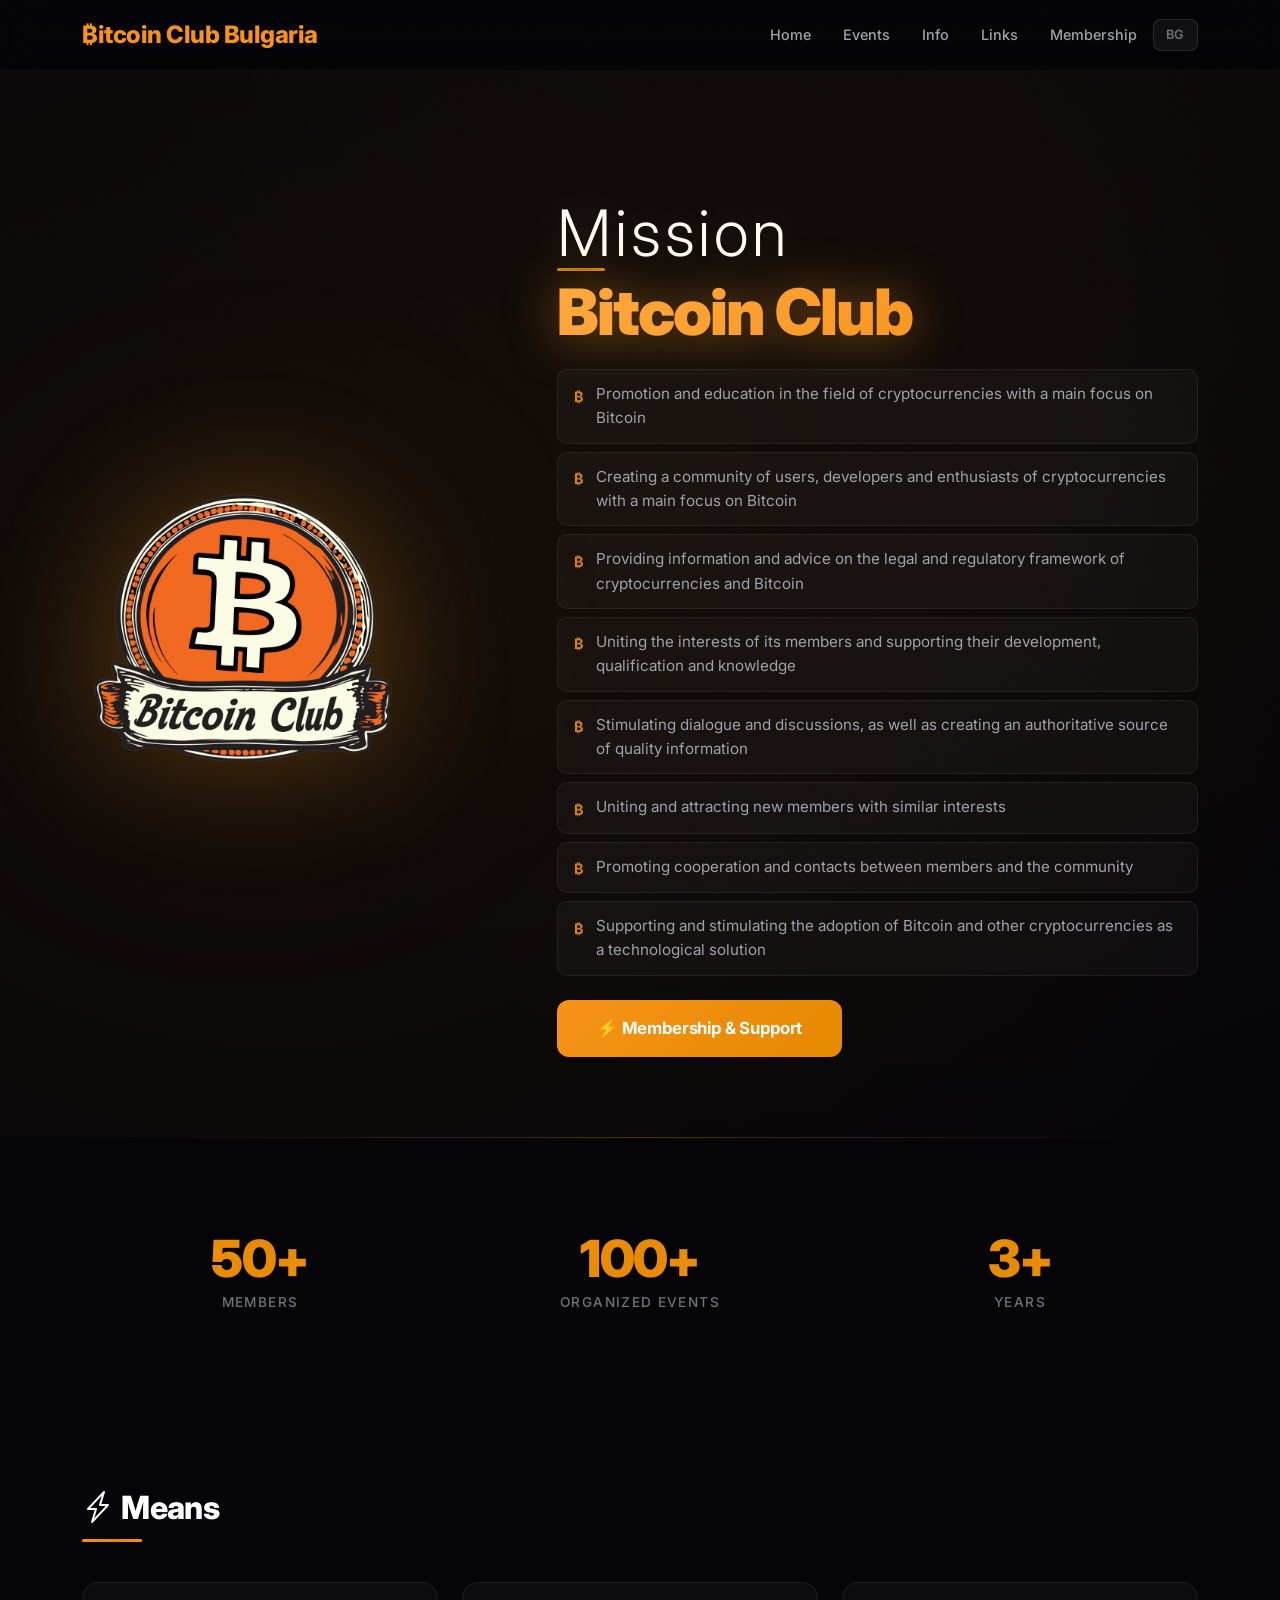
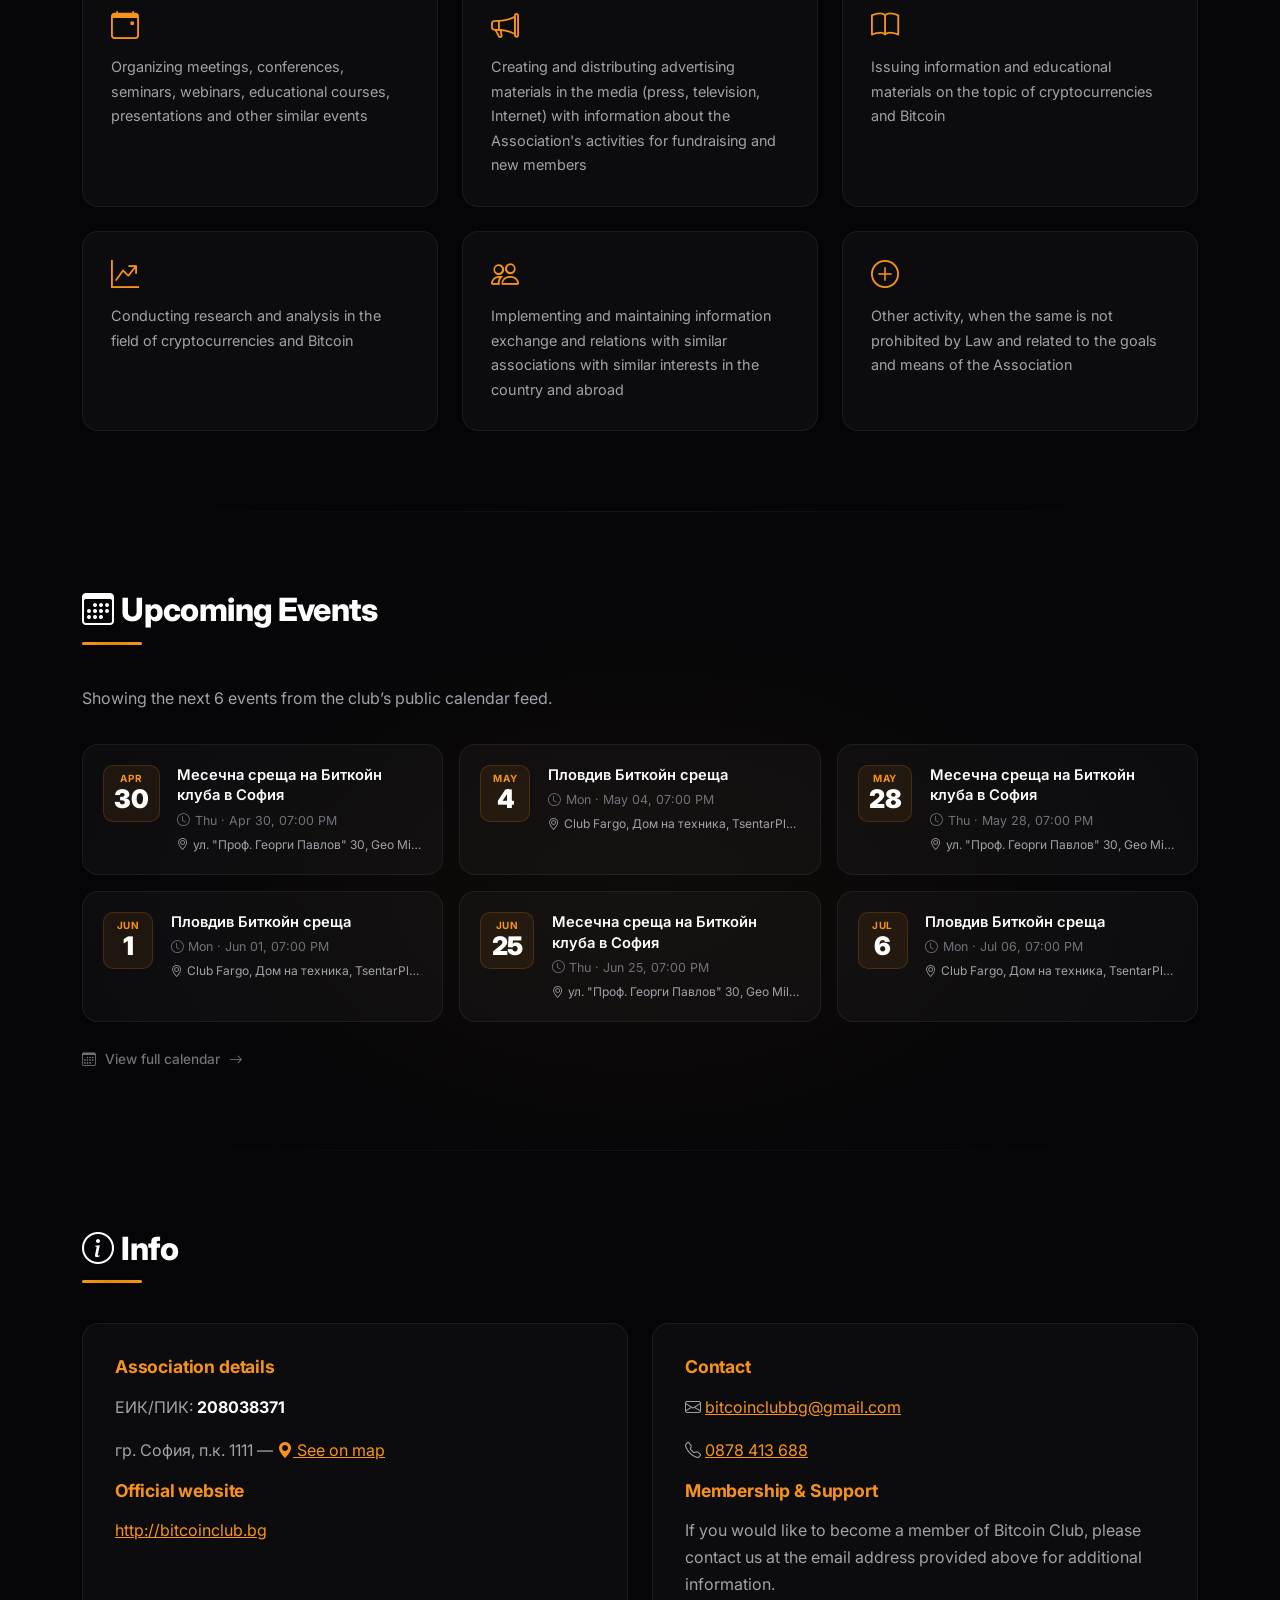
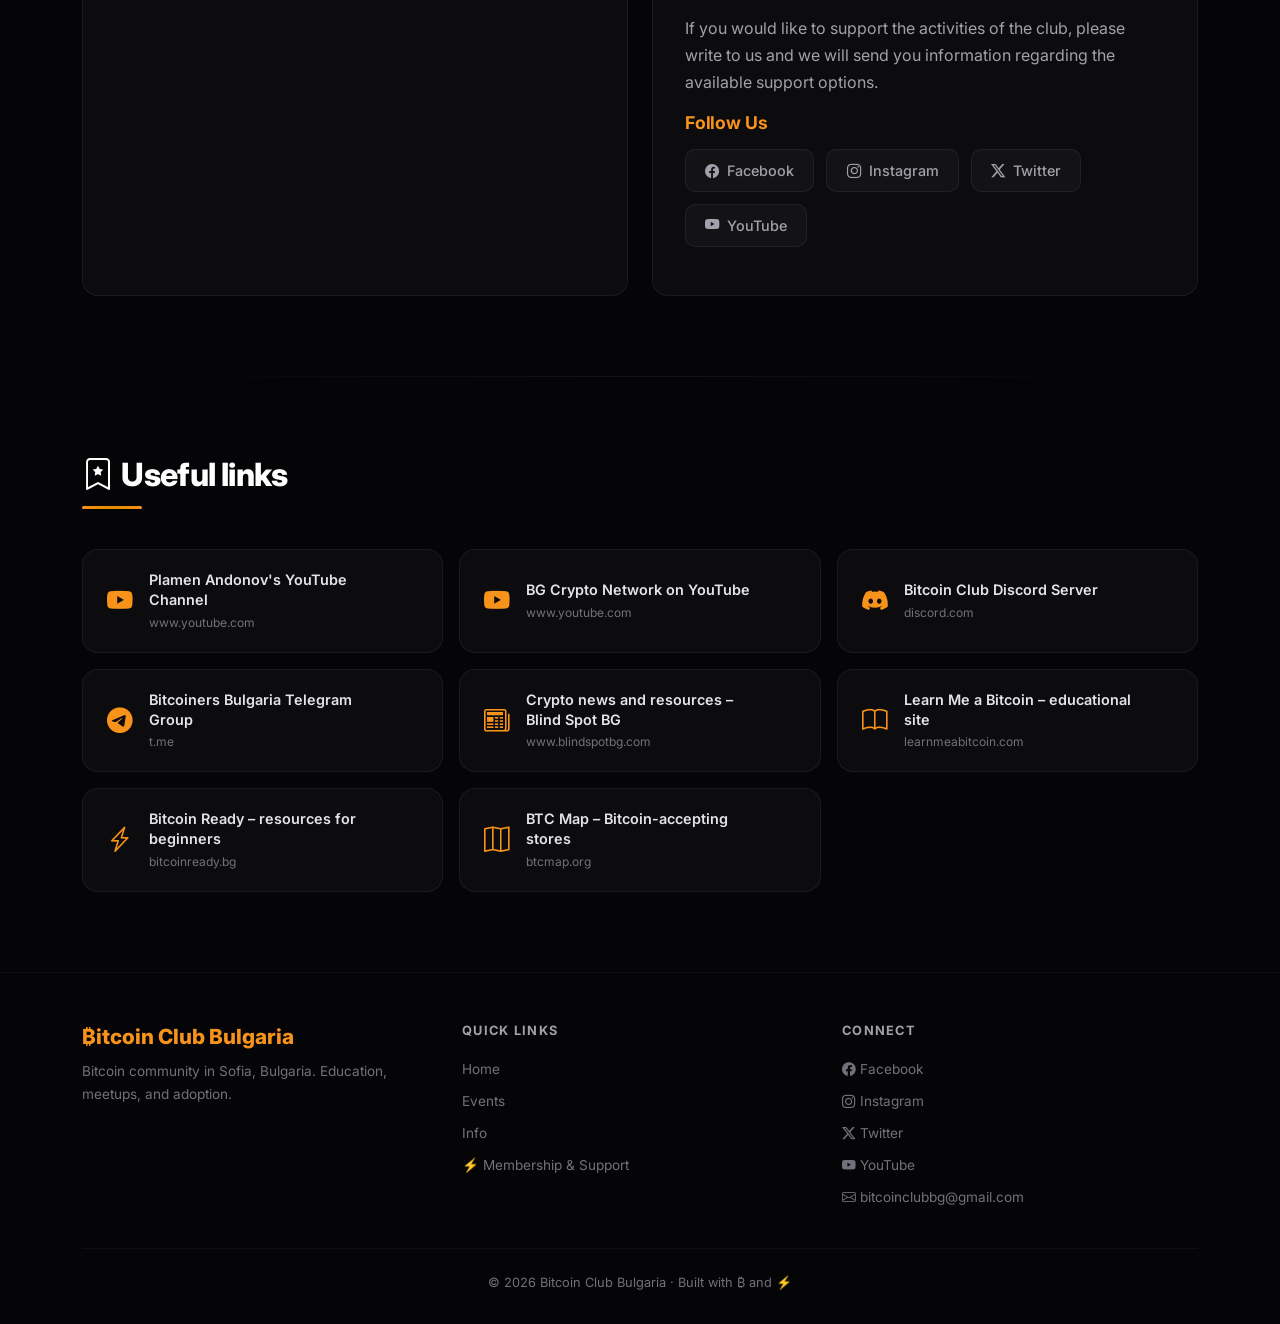
<file: docs/en.html>
<!DOCTYPE html>
<html lang="en" style="scroll-behavior: smooth;">
<head>
    <meta charset="utf-8" />
    <meta name="viewport" content="width=device-width, initial-scale=1.0" />
    <script async src="https://www.googletagmanager.com/gtag/js?id=AW-18109435335"></script>
    <script>
        window.dataLayer = window.dataLayer || [];
        function gtag(){dataLayer.push(arguments);}
        gtag('js', new Date());
        gtag('config', 'AW-18109435335');
    </script>
    <title>Bitcoin Club Sofia — Landing Page</title>
    <link rel="preconnect" href="https://fonts.googleapis.com" />
    <link rel="preconnect" href="https://fonts.gstatic.com" crossorigin />
    <link href="https://fonts.googleapis.com/css2?family=Inter:wght@300;400;500;600;700;800;900&display=swap" rel="stylesheet" />
    <link rel="icon" type="image/x-icon" href="./favicon.ico" />
    <link href="https://cdn.jsdelivr.net/npm/bootstrap@5.3.3/dist/css/bootstrap.min.css" rel="stylesheet" />
    <link rel="stylesheet" href="https://cdn.jsdelivr.net/npm/bootstrap-icons@1.11.3/font/bootstrap-icons.min.css" />
    <style>

html { font-size: 14px; scroll-behavior: smooth; }
@media (min-width: 768px) { html { font-size: 16px; } }
html, body {
  background-color: #050508;
  color: #e4e4e7;
  font-family: 'Inter', -apple-system, BlinkMacSystemFont, 'Segoe UI', sans-serif;
}
a { color: #f7931a; transition: color 0.2s; }
a:hover { color: #ffa940; }
.bc-calendar-wrap { border-radius: 16px; overflow: hidden; border: 1px solid rgba(255,255,255,0.06); box-shadow: 0 4px 40px rgba(0,0,0,0.2); }
.bc-calendar-note { color: #a1a1aa; line-height: 1.7; max-width: 720px; }
body::after {
  content: ''; position: fixed; inset: 0;
  background-image: url("data:image/svg+xml,%3Csvg viewBox='0 0 256 256' xmlns='http://www.w3.org/2000/svg'%3E%3Cfilter id='noise'%3E%3CfeTurbulence type='fractalNoise' baseFrequency='0.9' numOctaves='4' stitchTiles='stitch'/%3E%3C/filter%3E%3Crect width='100%25' height='100%25' filter='url(%23noise)' opacity='0.015'/%3E%3C/svg%3E");
  pointer-events: none; z-index: 9999; opacity: 0.4;
}

/* Landing Page — Bitcoin Club Sofia | Modern Redesign */

@import url('https://fonts.googleapis.com/css2?family=Inter:wght@300;400;500;600;700;800;900&display=swap');

:root {
  --btc-orange: #f7931a;
  --btc-orange-light: #ffa940;
  --btc-dark: #0a0a0f;
  --btc-darker: #050508;
  --btc-card: rgba(255, 255, 255, 0.03);
  --btc-card-border: rgba(255, 255, 255, 0.06);
  --btc-card-hover: rgba(255, 255, 255, 0.05);
  --btc-accent: #f7931a;
  --btc-text: #e4e4e7;
  --btc-text-secondary: #a1a1aa;
  --btc-muted: #71717a;
  --btc-glow: rgba(247, 147, 26, 0.15);
  --btc-gradient: linear-gradient(135deg, #f7931a 0%, #e68a00 50%, #f7931a 100%);
  --radius: 16px;
  --transition: 0.3s cubic-bezier(0.4, 0, 0.2, 1);
}

* {
  font-family: 'Inter', -apple-system, BlinkMacSystemFont, 'Segoe UI', sans-serif;
}

html {
  scroll-behavior: smooth;
}

body {
  background-color: var(--btc-darker);
  color: var(--btc-text);
  overflow-x: hidden;
}

/* ═══════════════════════════════════════
   NAVBAR
   ═══════════════════════════════════════ */

.bc-navbar {
  background: rgba(5, 5, 8, 0.6);
  backdrop-filter: blur(20px) saturate(180%);
  -webkit-backdrop-filter: blur(20px) saturate(180%);
  border-bottom: 1px solid rgba(255, 255, 255, 0.04);
  padding: 0.75rem 0;
  transition: all var(--transition);
  z-index: 1000;
}

.bc-navbar.scrolled {
  background: rgba(5, 5, 8, 0.9);
  border-bottom-color: rgba(247, 147, 26, 0.1);
  box-shadow: 0 4px 30px rgba(0, 0, 0, 0.3);
}

.bc-navbar .navbar-brand {
  font-weight: 800;
  color: var(--btc-orange) !important;
  font-size: 1.5rem;
  letter-spacing: -0.02em;
  transition: opacity var(--transition);
}

.bc-navbar .navbar-brand:hover {
  opacity: 0.8;
}

.bc-navbar .nav-link {
  color: var(--btc-text-secondary) !important;
  font-weight: 500;
  font-size: 0.9rem;
  padding: 0.5rem 1rem !important;
  transition: color var(--transition);
  position: relative;
}

.bc-navbar .nav-link::after {
  content: '';
  position: absolute;
  bottom: 0;
  left: 50%;
  width: 0;
  height: 2px;
  background: var(--btc-orange);
  transition: all var(--transition);
  transform: translateX(-50%);
  border-radius: 1px;
}

.bc-navbar .nav-link:hover {
  color: #fff !important;
}

.bc-navbar .nav-link:hover::after {
  width: 60%;
}

.bc-lang-button {
  color: var(--btc-muted);
  background: rgba(255, 255, 255, 0.05);
  border: 1px solid rgba(255, 255, 255, 0.1);
  border-radius: 8px;
  padding: 0.35rem 0.75rem;
  font-size: 0.8rem;
  font-weight: 600;
  letter-spacing: 0.05em;
  transition: all var(--transition);
}

.bc-lang-button:hover {
  border-color: var(--btc-orange);
  color: var(--btc-orange);
  background: rgba(247, 147, 26, 0.05);
}

.navbar-toggler {
  border: 1px solid rgba(255, 255, 255, 0.1);
  padding: 0.4rem 0.6rem;
}

.navbar-toggler-icon {
  filter: invert(1);
}

/* ═══════════════════════════════════════
   HERO SECTION
   ═══════════════════════════════════════ */

.bc-hero {
  padding: 8rem 0 5rem;
  position: relative;
  overflow: hidden;
  min-height: 80vh;
  display: flex;
  align-items: center;
}

.bc-hero::before {
  content: '';
  position: absolute;
  top: -50%;
  left: -20%;
  width: 140%;
  height: 200%;
  background: radial-gradient(ellipse at 30% 50%, rgba(247, 147, 26, 0.06) 0%, transparent 60%),
              radial-gradient(ellipse at 70% 30%, rgba(247, 147, 26, 0.04) 0%, transparent 50%);
  pointer-events: none;
  animation: heroGlow 8s ease-in-out infinite alternate;
}

@keyframes heroGlow {
  0% { opacity: 0.6; transform: scale(1); }
  100% { opacity: 1; transform: scale(1.05); }
}

.bc-hero h1 {
  font-size: clamp(2.5rem, 5vw, 4rem);
  font-weight: 900;
  color: #fff;
  line-height: 1.05;
  letter-spacing: -0.03em;
  margin-bottom: 1.5rem;
  display: flex;
  flex-direction: column;
  gap: 0.1rem;
}

.bc-hero h1 .bc-title-top {
  display: block;
  font-weight: 300;
  letter-spacing: 0.06em;
  text-shadow: 0 0 40px rgba(255,255,255,0.15);
}

.bc-hero h1 .bc-highlight {
  display: block;
  background: linear-gradient(135deg, #ffa940 0%, #f7931a 40%, #e8820a 70%, #ffa940 100%);
  background-size: 200% auto;
  -webkit-background-clip: text;
  -webkit-text-fill-color: transparent;
  background-clip: text;
  animation: shimmer 3s ease-in-out infinite;
  filter: drop-shadow(0 2px 24px rgba(247, 147, 26, 0.5));
  position: relative;
}

.bc-hero h1 .bc-highlight::before {
  content: '';
  display: block;
  width: 3rem;
  height: 3px;
  background: var(--btc-gradient);
  border-radius: 2px;
  margin-bottom: 0.45rem;
  opacity: 0.85;
}

@keyframes shimmer {
  0%, 100% { background-position: 0% center; }
  50% { background-position: 200% center; }
}

.bc-hero-img {
  max-width: 320px;
  filter: drop-shadow(0 0 60px rgba(247, 147, 26, 0.25))
          drop-shadow(0 0 120px rgba(247, 147, 26, 0.1));
  animation: float 6s ease-in-out infinite;
}

@keyframes float {
  0%, 100% { transform: translateY(0); }
  50% { transform: translateY(-15px); }
}

/* Goal list in hero */
.bc-goals {
  list-style: none;
  padding: 0;
  margin: 0;
  display: flex;
  flex-direction: column;
  gap: 0.5rem;
}

.bc-goals li {
  padding: 0.75rem 1rem;
  position: relative;
  line-height: 1.6;
  color: var(--btc-text-secondary);
  font-size: 0.95rem;
  background: var(--btc-card);
  border: 1px solid var(--btc-card-border);
  border-radius: 10px;
  display: flex;
  align-items: flex-start;
  gap: 0.75rem;
  transition: all var(--transition);
}

.bc-goals li::before {
  content: '₿';
  color: var(--btc-orange);
  font-weight: 700;
  font-size: 0.9rem;
  flex-shrink: 0;
  margin-top: 0.15rem;
  opacity: 0.85;
  transition: opacity var(--transition);
}

.bc-goals li:hover {
  background: var(--btc-card-hover);
  border-color: rgba(247, 147, 26, 0.15);
  color: var(--btc-text);
  transform: translateX(4px);
}

.bc-goals li:hover::before {
  opacity: 1;
}

/* CTA Button */
.bc-cta {
  background: var(--btc-gradient);
  background-size: 200% auto;
  color: #fff;
  border: none;
  padding: 1rem 2.5rem;
  font-size: 1.05rem;
  font-weight: 700;
  border-radius: 12px;
  text-decoration: none;
  display: inline-flex;
  align-items: center;
  gap: 0.5rem;
  transition: all var(--transition);
  position: relative;
  overflow: hidden;
  letter-spacing: -0.01em;
}

.bc-cta::before {
  content: '';
  position: absolute;
  inset: 0;
  background: linear-gradient(rgba(255,255,255,0.15), transparent);
  opacity: 0;
  transition: opacity var(--transition);
}

.bc-cta:hover {
  transform: translateY(-3px);
  box-shadow: 0 8px 30px rgba(247, 147, 26, 0.35),
              0 0 60px rgba(247, 147, 26, 0.1);
  color: #fff;
  background-position: right center;
}

.bc-cta:hover::before {
  opacity: 1;
}

/* ═══════════════════════════════════════
   STATS SECTION
   ═══════════════════════════════════════ */

.bc-stats {
  padding: 4rem 0;
  position: relative;
}

.bc-stats::before {
  content: '';
  position: absolute;
  top: 0;
  left: 10%;
  right: 10%;
  height: 1px;
  background: linear-gradient(90deg, transparent, rgba(247, 147, 26, 0.3), transparent);
}

.bc-stat-item {
  text-align: center;
  padding: 2rem 1rem;
}

.bc-stat-number {
  font-size: clamp(2.5rem, 4vw, 3.5rem);
  font-weight: 900;
  background: var(--btc-gradient);
  -webkit-background-clip: text;
  -webkit-text-fill-color: transparent;
  background-clip: text;
  line-height: 1;
  margin-bottom: 0.5rem;
  letter-spacing: -0.03em;
}

.bc-stat-label {
  font-size: 0.85rem;
  color: var(--btc-muted);
  font-weight: 500;
  text-transform: uppercase;
  letter-spacing: 0.1em;
}

/* ═══════════════════════════════════════
   SECTIONS (general)
   ═══════════════════════════════════════ */

.bc-section {
  padding: 5rem 0;
  position: relative;
}

.bc-section + .bc-section::before {
  content: '';
  position: absolute;
  top: 0;
  left: 10%;
  right: 10%;
  height: 1px;
  background: linear-gradient(90deg, transparent, rgba(255, 255, 255, 0.06), transparent);
}

.bc-section-title {
  font-size: clamp(1.5rem, 3vw, 2rem);
  font-weight: 800;
  color: #fff;
  margin-bottom: 2.5rem;
  letter-spacing: -0.02em;
  position: relative;
  display: inline-block;
}

.bc-section-title::after {
  content: '';
  display: block;
  width: 60px;
  height: 3px;
  background: var(--btc-gradient);
  border-radius: 2px;
  margin-top: 0.75rem;
}

/* ═══════════════════════════════════════
   CARDS (glassmorphism)
   ═══════════════════════════════════════ */

.bc-card {
  background: var(--btc-card);
  border: 1px solid var(--btc-card-border);
  border-radius: var(--radius);
  padding: 2rem;
  transition: all var(--transition);
  position: relative;
  overflow: hidden;
}

.bc-card::before {
  content: '';
  position: absolute;
  inset: 0;
  border-radius: var(--radius);
  padding: 1px;
  background: linear-gradient(135deg, rgba(247, 147, 26, 0), rgba(247, 147, 26, 0.1), rgba(247, 147, 26, 0));
  -webkit-mask: linear-gradient(#fff 0 0) content-box, linear-gradient(#fff 0 0);
  mask: linear-gradient(#fff 0 0) content-box, linear-gradient(#fff 0 0);
  -webkit-mask-composite: xor;
  mask-composite: exclude;
  opacity: 0;
  transition: opacity var(--transition);
  pointer-events: none;
}

.bc-card:hover {
  background: var(--btc-card-hover);
  border-color: rgba(247, 147, 26, 0.12);
  transform: translateY(-2px);
  box-shadow: 0 8px 40px rgba(0, 0, 0, 0.2);
}

.bc-card:hover::before {
  opacity: 1;
}

.bc-card h5 {
  color: var(--btc-orange);
  font-weight: 700;
  font-size: 1.1rem;
  letter-spacing: -0.01em;
  margin-bottom: 1rem;
}

.bc-card p {
  color: var(--btc-text-secondary);
  line-height: 1.7;
}

/* ═══════════════════════════════════════
   MEANS GRID CARDS
   ═══════════════════════════════════════ */

.bc-means-card {
  background: var(--btc-card);
  border: 1px solid var(--btc-card-border);
  border-radius: var(--radius);
  padding: 1.75rem;
  height: 100%;
  display: flex;
  flex-direction: column;
  gap: 1rem;
  transition: all var(--transition);
  position: relative;
  overflow: hidden;
}

.bc-means-card::before {
  content: '';
  position: absolute;
  inset: 0;
  border-radius: var(--radius);
  padding: 1px;
  background: linear-gradient(135deg, rgba(247, 147, 26, 0), rgba(247, 147, 26, 0.1), rgba(247, 147, 26, 0));
  -webkit-mask: linear-gradient(#fff 0 0) content-box, linear-gradient(#fff 0 0);
  mask: linear-gradient(#fff 0 0) content-box, linear-gradient(#fff 0 0);
  -webkit-mask-composite: xor;
  mask-composite: exclude;
  opacity: 0;
  transition: opacity var(--transition);
}

.bc-means-card:hover {
  background: var(--btc-card-hover);
  border-color: rgba(247, 147, 26, 0.12);
  transform: translateY(-3px);
  box-shadow: 0 8px 40px rgba(0, 0, 0, 0.2);
}

.bc-means-card:hover::before {
  opacity: 1;
}

.bc-means-icon {
  font-size: 1.75rem;
  color: var(--btc-orange);
  line-height: 1;
}

.bc-means-text {
  color: var(--btc-text-secondary);
  font-size: 0.9rem;
  line-height: 1.7;
  margin: 0;
}

/* ═══════════════════════════════════════
   EVENTS
   ═══════════════════════════════════════ */

.bc-section--calendar {
  background: radial-gradient(ellipse at 50% 60%, rgba(247, 147, 26, 0.04) 0%, transparent 65%);
}

.bc-event-card {
  display: flex;
  gap: 1.1rem;
  align-items: flex-start;
  background: var(--btc-card);
  border: 1px solid var(--btc-card-border);
  border-radius: var(--radius);
  padding: 1.25rem;
  height: 100%;
  transition: all var(--transition);
  position: relative;
  overflow: hidden;
}

.bc-event-card::before {
  content: '';
  position: absolute;
  inset: 0;
  background: linear-gradient(135deg, rgba(247, 147, 26, 0.04) 0%, transparent 60%);
  opacity: 0;
  transition: opacity var(--transition);
  pointer-events: none;
}

.bc-event-card:hover {
  background: var(--btc-card-hover);
  border-color: rgba(247, 147, 26, 0.15);
  transform: translateY(-2px);
  box-shadow: 0 8px 30px rgba(0, 0, 0, 0.2);
}

.bc-event-card:hover::before {
  opacity: 1;
}

.bc-event-date {
  display: flex;
  flex-direction: column;
  align-items: center;
  justify-content: center;
  background: rgba(247, 147, 26, 0.08);
  border: 1px solid rgba(247, 147, 26, 0.18);
  border-radius: 10px;
  padding: 0.5rem 0.65rem;
  min-width: 50px;
  flex-shrink: 0;
  gap: 0.05rem;
}

.bc-event-month {
  font-size: 0.62rem;
  font-weight: 700;
  color: var(--btc-orange);
  text-transform: uppercase;
  letter-spacing: 0.06em;
  line-height: 1;
}

.bc-event-day {
  font-size: 1.6rem;
  font-weight: 900;
  color: #fff;
  line-height: 1.1;
  letter-spacing: -0.02em;
}

.bc-event-body {
  flex: 1;
  min-width: 0;
  display: flex;
  flex-direction: column;
  gap: 0.35rem;
}

.bc-event-title {
  font-size: 0.92rem;
  font-weight: 600;
  color: #fff;
  line-height: 1.4;
}

.bc-event-meta {
  display: flex;
  align-items: center;
  gap: 0.35rem;
  font-size: 0.78rem;
  color: var(--btc-muted);
}

.bc-event-location {
  font-size: 0.75rem;
  color: var(--btc-text-secondary);
  white-space: nowrap;
  overflow: hidden;
  text-overflow: ellipsis;
}

.bc-event-empty {
  text-align: center;
  padding: 3rem 1rem;
  color: var(--btc-muted);
}

.bc-event-empty-icon {
  font-size: 2.5rem;
  display: block;
  margin-bottom: 1rem;
  opacity: 0.35;
}

.bc-calendar-link {
  display: inline-flex;
  align-items: center;
  gap: 0.3rem;
  color: var(--btc-muted);
  font-size: 0.85rem;
  font-weight: 500;
  text-decoration: none;
  transition: color var(--transition);
}

.bc-calendar-link:hover {
  color: var(--btc-orange);
}

/* ═══════════════════════════════════════
   SOCIAL LINKS
   ═══════════════════════════════════════ */

.bc-social-links {
  display: flex;
  flex-wrap: wrap;
  gap: 0.75rem;
  list-style: none;
  padding: 0;
}

.bc-social-links a {
  display: inline-flex;
  align-items: center;
  gap: 0.5rem;
  padding: 0.6rem 1.2rem;
  background: var(--btc-card);
  border: 1px solid var(--btc-card-border);
  border-radius: 10px;
  color: var(--btc-text-secondary);
  text-decoration: none;
  font-size: 0.9rem;
  font-weight: 500;
  transition: all var(--transition);
}

.bc-social-links a:hover {
  border-color: var(--btc-orange);
  color: var(--btc-orange);
  background: rgba(247, 147, 26, 0.05);
  transform: translateY(-2px);
  box-shadow: 0 4px 20px rgba(247, 147, 26, 0.1);
}

/* ═══════════════════════════════════════
   USEFUL LINKS — ICON CARDS
   ═══════════════════════════════════════ */

.bc-link-card {
  display: flex;
  align-items: center;
  gap: 1rem;
  padding: 1.25rem 1.5rem;
  background: var(--btc-card);
  border: 1px solid var(--btc-card-border);
  border-radius: var(--radius);
  text-decoration: none;
  color: var(--btc-text);
  height: 100%;
  position: relative;
  overflow: hidden;
  transition: all var(--transition);
}

.bc-link-card::before {
  content: '';
  position: absolute;
  inset: 0;
  background: linear-gradient(135deg, rgba(247, 147, 26, 0.04) 0%, transparent 60%);
  opacity: 0;
  transition: opacity var(--transition);
  pointer-events: none;
}

.bc-link-card:hover {
  border-color: rgba(247, 147, 26, 0.25);
  background: var(--btc-card-hover);
  transform: translateY(-3px);
  box-shadow: 0 8px 30px rgba(0, 0, 0, 0.25);
  color: var(--btc-text);
}

.bc-link-card:hover::before {
  opacity: 1;
}

.bc-link-card-icon {
  font-size: 1.6rem;
  color: var(--btc-orange);
  flex-shrink: 0;
  line-height: 1;
  transition: transform var(--transition);
}

.bc-link-card:hover .bc-link-card-icon {
  transform: scale(1.1);
}

.bc-link-card-body {
  flex: 1;
  min-width: 0;
  display: flex;
  flex-direction: column;
  gap: 0.2rem;
}

.bc-link-card-label {
  font-size: 0.9rem;
  font-weight: 600;
  color: var(--btc-text);
  line-height: 1.4;
}

.bc-link-card-host {
  font-size: 0.75rem;
  color: var(--btc-muted);
  white-space: nowrap;
  overflow: hidden;
  text-overflow: ellipsis;
}

.bc-link-card-arrow {
  font-size: 0.9rem;
  color: var(--btc-muted);
  flex-shrink: 0;
  opacity: 0;
  transition: all var(--transition);
}

.bc-link-card:hover .bc-link-card-arrow {
  opacity: 1;
  color: var(--btc-orange);
  transform: translate(2px, -2px);
}

/* ═══════════════════════════════════════
   FOOTER
   ═══════════════════════════════════════ */

.bc-footer {
  background: var(--btc-darker);
  border-top: 1px solid rgba(255, 255, 255, 0.04);
  padding: 3rem 0 2rem;
}

.bc-footer-brand {
  font-weight: 800;
  font-size: 1.3rem;
  color: var(--btc-orange);
  margin-bottom: 0.5rem;
}

.bc-footer-text {
  color: var(--btc-muted);
  font-size: 0.85rem;
  line-height: 1.7;
}

.bc-footer-title {
  font-weight: 700;
  font-size: 0.8rem;
  text-transform: uppercase;
  letter-spacing: 0.1em;
  color: var(--btc-text-secondary);
  margin-bottom: 1rem;
}

.bc-footer-links {
  list-style: none;
  padding: 0;
  margin: 0;
}

.bc-footer-links li {
  margin-bottom: 0.5rem;
}

.bc-footer-links a {
  color: var(--btc-muted);
  text-decoration: none;
  font-size: 0.85rem;
  transition: color var(--transition);
}

.bc-footer-links a:hover {
  color: var(--btc-orange);
}

.bc-footer-bottom {
  border-top: 1px solid rgba(255, 255, 255, 0.04);
  padding-top: 1.5rem;
  margin-top: 2rem;
  text-align: center;
  color: var(--btc-muted);
  font-size: 0.8rem;
}

/* ═══════════════════════════════════════
   RESPONSIVE
   ═══════════════════════════════════════ */

@media (max-width: 768px) {
  .bc-hero {
    padding: 6rem 0 3rem;
    min-height: auto;
  }

  .bc-hero-img {
    max-width: 200px;
    margin-bottom: 2rem;
  }

  .bc-section {
    padding: 3rem 0;
  }

  .bc-stat-item {
    padding: 1rem;
  }

  .bc-card {
    padding: 1.5rem;
  }
}

@media (max-width: 576px) {
  .bc-hero h1 {
    font-size: 2rem;
  }

  .bc-cta {
    width: 100%;
    justify-content: center;
  }
}

/* ═══════════════════════════════════════
   UTILITY / NOISE TEXTURE
   ═══════════════════════════════════════ */

body::after {
  content: '';
  position: fixed;
  inset: 0;
  background-image: url("data:image/svg+xml,%3Csvg viewBox='0 0 256 256' xmlns='http://www.w3.org/2000/svg'%3E%3Cfilter id='noise'%3E%3CfeTurbulence type='fractalNoise' baseFrequency='0.9' numOctaves='4' stitchTiles='stitch'/%3E%3C/filter%3E%3Crect width='100%25' height='100%25' filter='url(%23noise)' opacity='0.015'/%3E%3C/svg%3E");
  pointer-events: none;
  z-index: 9999;
  opacity: 0.4;
}

    </style>
</head>
<body>
<nav class="navbar navbar-expand-lg bc-navbar sticky-top" id="mainNav">
    <div class="container">
        <a class="navbar-brand" href="#home">₿itcoin Club Bulgaria</a>
        <button class="navbar-toggler" type="button" data-bs-toggle="collapse" data-bs-target="#navbarSupportedContent" aria-controls="navbarSupportedContent" aria-expanded="false" aria-label="Toggle navigation">
            <span class="navbar-toggler-icon"></span>
        </button>
        <div class="collapse navbar-collapse justify-content-end" id="navbarSupportedContent">
            <ul class="navbar-nav mb-2 mb-lg-0">
                <li class="nav-item"><a class="nav-link" href="#home">Home</a></li>
                <li class="nav-item"><a class="nav-link" href="#calendar">Events</a></li>
                <li class="nav-item"><a class="nav-link" href="#info">Info</a></li>
                <li class="nav-item"><a class="nav-link" href="#links">Links</a></li>
                <li class="nav-item"><a class="nav-link" href="mailto:bitcoinclubbg@gmail.com?subject=Membership%20inquiry">Membership</a></li>
            </ul>
            <div class="d-flex align-items-center">
                <a class="btn btn-sm bc-lang-button" href="./index.html">BG</a>
            </div>
        </div>
    </div>
</nav>
<section class="bc-hero" id="home">
    <div class="container">
        <div class="row align-items-center">
            <div class="col-12 col-md-5 text-center text-md-start mb-4 mb-md-0">
                <img src="./assets/btclogo.png" class="bc-hero-img img-fluid" alt="Bitcoin Club logo" />
            </div>
            <div class="col-12 col-md-7">
                <h1>
                    <span class="bc-title-top">Mission</span>
                    <span class="bc-highlight">Bitcoin Club</span>
                </h1>
                <ul class="bc-goals mt-4"><li>Promotion and education in the field of cryptocurrencies with a main focus on Bitcoin</li>
<li>Creating a community of users, developers and enthusiasts of cryptocurrencies with a main focus on Bitcoin</li>
<li>Providing information and advice on the legal and regulatory framework of cryptocurrencies and Bitcoin</li>
<li>Uniting the interests of its members and supporting their development, qualification and knowledge</li>
<li>Stimulating dialogue and discussions, as well as creating an authoritative source of quality information</li>
<li>Uniting and attracting new members with similar interests</li>
<li>Promoting cooperation and contacts between members and the community</li>
<li>Supporting and stimulating the adoption of Bitcoin and other cryptocurrencies as a technological solution</li></ul>
                <a href="mailto:bitcoinclubbg@gmail.com?subject=Membership%20inquiry" class="bc-cta mt-4">⚡ Membership &amp; Support</a>
            </div>
        </div>
    </div>
</section>
<section class="bc-stats">
    <div class="container">
        <div class="row">
            <div class="col-4"><div class="bc-stat-item"><div class="bc-stat-number">50+</div><div class="bc-stat-label">Members</div></div></div>
            <div class="col-4"><div class="bc-stat-item"><div class="bc-stat-number">100+</div><div class="bc-stat-label">Organized Events</div></div></div>
            <div class="col-4"><div class="bc-stat-item"><div class="bc-stat-number">3+</div><div class="bc-stat-label">Years</div></div></div>
        </div>
    </div>
</section>
<section class="bc-section">
    <div class="container">
        <h2 class="bc-section-title"><i class="bi bi-lightning-charge me-2"></i>Means</h2>
        <div class="row g-4"><div class="col-md-4 col-sm-6">
                    <div class="bc-means-card">
                        <i class="bi bi-calendar-event bc-means-icon"></i>
                        <p class="bc-means-text">Organizing meetings, conferences, seminars, webinars, educational courses, presentations and other similar events</p>
                    </div>
                </div>
<div class="col-md-4 col-sm-6">
                    <div class="bc-means-card">
                        <i class="bi bi-megaphone bc-means-icon"></i>
                        <p class="bc-means-text">Creating and distributing advertising materials in the media (press, television, Internet) with information about the Association&#x27;s activities for fundraising and new members</p>
                    </div>
                </div>
<div class="col-md-4 col-sm-6">
                    <div class="bc-means-card">
                        <i class="bi bi-book bc-means-icon"></i>
                        <p class="bc-means-text">Issuing information and educational materials on the topic of cryptocurrencies and Bitcoin</p>
                    </div>
                </div>
<div class="col-md-4 col-sm-6">
                    <div class="bc-means-card">
                        <i class="bi bi-graph-up-arrow bc-means-icon"></i>
                        <p class="bc-means-text">Conducting research and analysis in the field of cryptocurrencies and Bitcoin</p>
                    </div>
                </div>
<div class="col-md-4 col-sm-6">
                    <div class="bc-means-card">
                        <i class="bi bi-people bc-means-icon"></i>
                        <p class="bc-means-text">Implementing and maintaining information exchange and relations with similar associations with similar interests in the country and abroad</p>
                    </div>
                </div>
<div class="col-md-4 col-sm-6">
                    <div class="bc-means-card">
                        <i class="bi bi-plus-circle bc-means-icon"></i>
                        <p class="bc-means-text">Other activity, when the same is not prohibited by Law and related to the goals and means of the Association</p>
                    </div>
                </div></div>
    </div>
</section>
<section class="bc-section bc-section--calendar" id="calendar">
    <div class="container">
        <h2 class="bc-section-title"><i class="bi bi-calendar3 me-2"></i>Upcoming Events</h2>
        <p class="bc-calendar-note">Showing the next 6 events from the club’s public calendar feed.</p>
        <div class="row g-3 mt-1" data-events-feed data-lang="en" data-empty-label="No upcoming events scheduled." data-error-label="Could not load events right now." data-all-day-label="All day">
            <div class="col-12">
                <div class="bc-event-empty">
                    <i class="bi bi-hourglass-split bc-event-empty-icon"></i>
                    <p>Loading upcoming events…</p>
                </div>
            </div>
        </div>
        <div class="mt-4">
            <a href="https://calendar.google.com/calendar/u/0?cid=ZWYxYjk0M2RkYmUwODg4OTdmYjg2ZTlkZGFjM2E1N2YzYmJjMGYzMDNjOTNmNjYwODM2OWZmMTkyNmZjOTdjY0Bncm91cC5jYWxlbmRhci5nb29nbGUuY29t" target="_blank" rel="noopener noreferrer" class="bc-calendar-link"><i class="bi bi-calendar3 me-1"></i>View full calendar<i class="bi bi-arrow-right ms-1"></i></a>
        </div>
    </div>
</section>
<section class="bc-section" id="info">
    <div class="container">
        <h2 class="bc-section-title"><i class="bi bi-info-circle me-2"></i>Info</h2>
        <div class="row g-4">
            <div class="col-md-6">
                <div class="bc-card h-100">
                    <h5>Association details</h5>
                    <p>ЕИК/ПИК: <strong style="color: #fff;">208038371</strong></p>
                    <p>гр. София, п.к. 1111 — <a href="https://maps.app.goo.gl/t3J85eSAowYXqP7S8" target="_blank" rel="noopener noreferrer" style="color: var(--btc-orange);"><i class="bi bi-geo-alt-fill"></i> See on map</a></p>
                    <h5 class="mt-3">Official website</h5>
                    <p><a href="http://bitcoinclub.bg" target="_blank" rel="noopener noreferrer" style="color: var(--btc-orange);">http://bitcoinclub.bg</a></p>
                </div>
            </div>
            <div class="col-md-6">
                <div class="bc-card h-100">
                    <h5>Contact</h5>
                    <p><i class="bi bi-envelope"></i> <a href="mailto:bitcoinclubbg@gmail.com">bitcoinclubbg@gmail.com</a></p>
                    <p><i class="bi bi-telephone"></i> <a href="tel:0878413688">0878 413 688</a></p>
                    <h5 class="mt-3">Membership &amp; Support</h5>
                    <p>If you would like to become a member of Bitcoin Club, please contact us at the email address provided above for additional information.</p>
                    <p>If you would like to support the activities of the club, please write to us and we will send you information regarding the available support options.</p>
                    <h5 class="mt-3">Follow Us</h5>
                    <ul class="bc-social-links mt-2"><li><a href="https://www.facebook.com/bitcoinclubbg" target="_blank" rel="noopener noreferrer"><i class="bi bi-facebook"></i> Facebook</a></li><li><a href="https://www.instagram.com/bitcoinclubbg" target="_blank" rel="noopener noreferrer"><i class="bi bi-instagram"></i> Instagram</a></li><li><a href="https://twitter.com/bitcoinclubbg" target="_blank" rel="noopener noreferrer"><i class="bi bi-twitter-x"></i> Twitter</a></li><li><a href="https://www.youtube.com/@bitcoinclubbg" target="_blank" rel="noopener noreferrer"><i class="bi bi-youtube"></i> YouTube</a></li></ul>
                </div>
            </div>
        </div>
    </div>
</section>
<section class="bc-section" id="links">
    <div class="container">
        <h2 class="bc-section-title"><i class="bi bi-bookmark-star me-2"></i>Useful links</h2>
        <div class="row g-3"><div class="col-md-6 col-lg-4">
                    <a href="https://www.youtube.com/PlamenAndonov" target="_blank" rel="noopener noreferrer" class="bc-link-card">
                        <i class="bi bi-youtube bc-link-card-icon"></i>
                        <div class="bc-link-card-body">
                            <span class="bc-link-card-label">Plamen Andonov&#x27;s YouTube Channel</span>
                            <span class="bc-link-card-host">www.youtube.com</span>
                        </div>
                        <i class="bi bi-arrow-up-right bc-link-card-arrow"></i>
                    </a>
                </div>
<div class="col-md-6 col-lg-4">
                    <a href="https://www.youtube.com/@bgcryptonetwork" target="_blank" rel="noopener noreferrer" class="bc-link-card">
                        <i class="bi bi-youtube bc-link-card-icon"></i>
                        <div class="bc-link-card-body">
                            <span class="bc-link-card-label">BG Crypto Network on YouTube</span>
                            <span class="bc-link-card-host">www.youtube.com</span>
                        </div>
                        <i class="bi bi-arrow-up-right bc-link-card-arrow"></i>
                    </a>
                </div>
<div class="col-md-6 col-lg-4">
                    <a href="https://discord.com/channels/798854534537543701/1163216416674168952" target="_blank" rel="noopener noreferrer" class="bc-link-card">
                        <i class="bi bi-discord bc-link-card-icon"></i>
                        <div class="bc-link-card-body">
                            <span class="bc-link-card-label">Bitcoin Club Discord Server</span>
                            <span class="bc-link-card-host">discord.com</span>
                        </div>
                        <i class="bi bi-arrow-up-right bc-link-card-arrow"></i>
                    </a>
                </div>
<div class="col-md-6 col-lg-4">
                    <a href="https://t.me/+YqOiz2O6xZc4YTM0" target="_blank" rel="noopener noreferrer" class="bc-link-card">
                        <i class="bi bi-telegram bc-link-card-icon"></i>
                        <div class="bc-link-card-body">
                            <span class="bc-link-card-label">Bitcoiners Bulgaria Telegram Group</span>
                            <span class="bc-link-card-host">t.me</span>
                        </div>
                        <i class="bi bi-arrow-up-right bc-link-card-arrow"></i>
                    </a>
                </div>
<div class="col-md-6 col-lg-4">
                    <a href="https://www.blindspotbg.com/bg" target="_blank" rel="noopener noreferrer" class="bc-link-card">
                        <i class="bi bi-newspaper bc-link-card-icon"></i>
                        <div class="bc-link-card-body">
                            <span class="bc-link-card-label">Crypto news and resources – Blind Spot BG</span>
                            <span class="bc-link-card-host">www.blindspotbg.com</span>
                        </div>
                        <i class="bi bi-arrow-up-right bc-link-card-arrow"></i>
                    </a>
                </div>
<div class="col-md-6 col-lg-4">
                    <a href="https://learnmeabitcoin.com" target="_blank" rel="noopener noreferrer" class="bc-link-card">
                        <i class="bi bi-book bc-link-card-icon"></i>
                        <div class="bc-link-card-body">
                            <span class="bc-link-card-label">Learn Me a Bitcoin – educational site</span>
                            <span class="bc-link-card-host">learnmeabitcoin.com</span>
                        </div>
                        <i class="bi bi-arrow-up-right bc-link-card-arrow"></i>
                    </a>
                </div>
<div class="col-md-6 col-lg-4">
                    <a href="https://bitcoinready.bg/" target="_blank" rel="noopener noreferrer" class="bc-link-card">
                        <i class="bi bi-lightning-charge bc-link-card-icon"></i>
                        <div class="bc-link-card-body">
                            <span class="bc-link-card-label">Bitcoin Ready – resources for beginners</span>
                            <span class="bc-link-card-host">bitcoinready.bg</span>
                        </div>
                        <i class="bi bi-arrow-up-right bc-link-card-arrow"></i>
                    </a>
                </div>
<div class="col-md-6 col-lg-4">
                    <a href="https://btcmap.org/" target="_blank" rel="noopener noreferrer" class="bc-link-card">
                        <i class="bi bi-map bc-link-card-icon"></i>
                        <div class="bc-link-card-body">
                            <span class="bc-link-card-label">BTC Map – Bitcoin-accepting stores</span>
                            <span class="bc-link-card-host">btcmap.org</span>
                        </div>
                        <i class="bi bi-arrow-up-right bc-link-card-arrow"></i>
                    </a>
                </div></div>
    </div>
</section>
<footer class="bc-footer">
    <div class="container">
        <div class="row g-4">
            <div class="col-md-4">
                <div class="bc-footer-brand">₿itcoin Club Bulgaria</div>
                <p class="bc-footer-text">Bitcoin community in Sofia, Bulgaria. Education, meetups, and adoption.</p>
            </div>
            <div class="col-md-4">
                <div class="bc-footer-title">Quick Links</div>
                <ul class="bc-footer-links">
                    <li><a href="#home">Home</a></li>
                    <li><a href="#calendar">Events</a></li>
                    <li><a href="#info">Info</a></li>
                    <li><a href="mailto:bitcoinclubbg@gmail.com?subject=Membership%20inquiry">⚡ Membership &amp; Support</a></li>
                </ul>
            </div>
            <div class="col-md-4">
                <div class="bc-footer-title">Connect</div>
                <ul class="bc-footer-links"><li><a href="https://www.facebook.com/bitcoinclubbg" target="_blank" rel="noopener noreferrer"><i class="bi bi-facebook"></i> Facebook</a></li>
<li><a href="https://www.instagram.com/bitcoinclubbg" target="_blank" rel="noopener noreferrer"><i class="bi bi-instagram"></i> Instagram</a></li>
<li><a href="https://twitter.com/bitcoinclubbg" target="_blank" rel="noopener noreferrer"><i class="bi bi-twitter-x"></i> Twitter</a></li>
<li><a href="https://www.youtube.com/@bitcoinclubbg" target="_blank" rel="noopener noreferrer"><i class="bi bi-youtube"></i> YouTube</a></li><li><a href="mailto:bitcoinclubbg@gmail.com"><i class="bi bi-envelope"></i> bitcoinclubbg@gmail.com</a></li></ul>
            </div>
        </div>
        <div class="bc-footer-bottom">&copy; 2026 Bitcoin Club Bulgaria · Built with ₿ and ⚡</div>
    </div>
</footer>
<script src="https://cdn.jsdelivr.net/npm/bootstrap@5.3.3/dist/js/bootstrap.bundle.min.js"></script>
<script src="./events-feed.js"></script>
<script>
const nav = document.getElementById('mainNav');
window.addEventListener('scroll', () => {
    nav.classList.toggle('scrolled', window.scrollY > 50);
});
</script>
</body>
</html>
</file>
